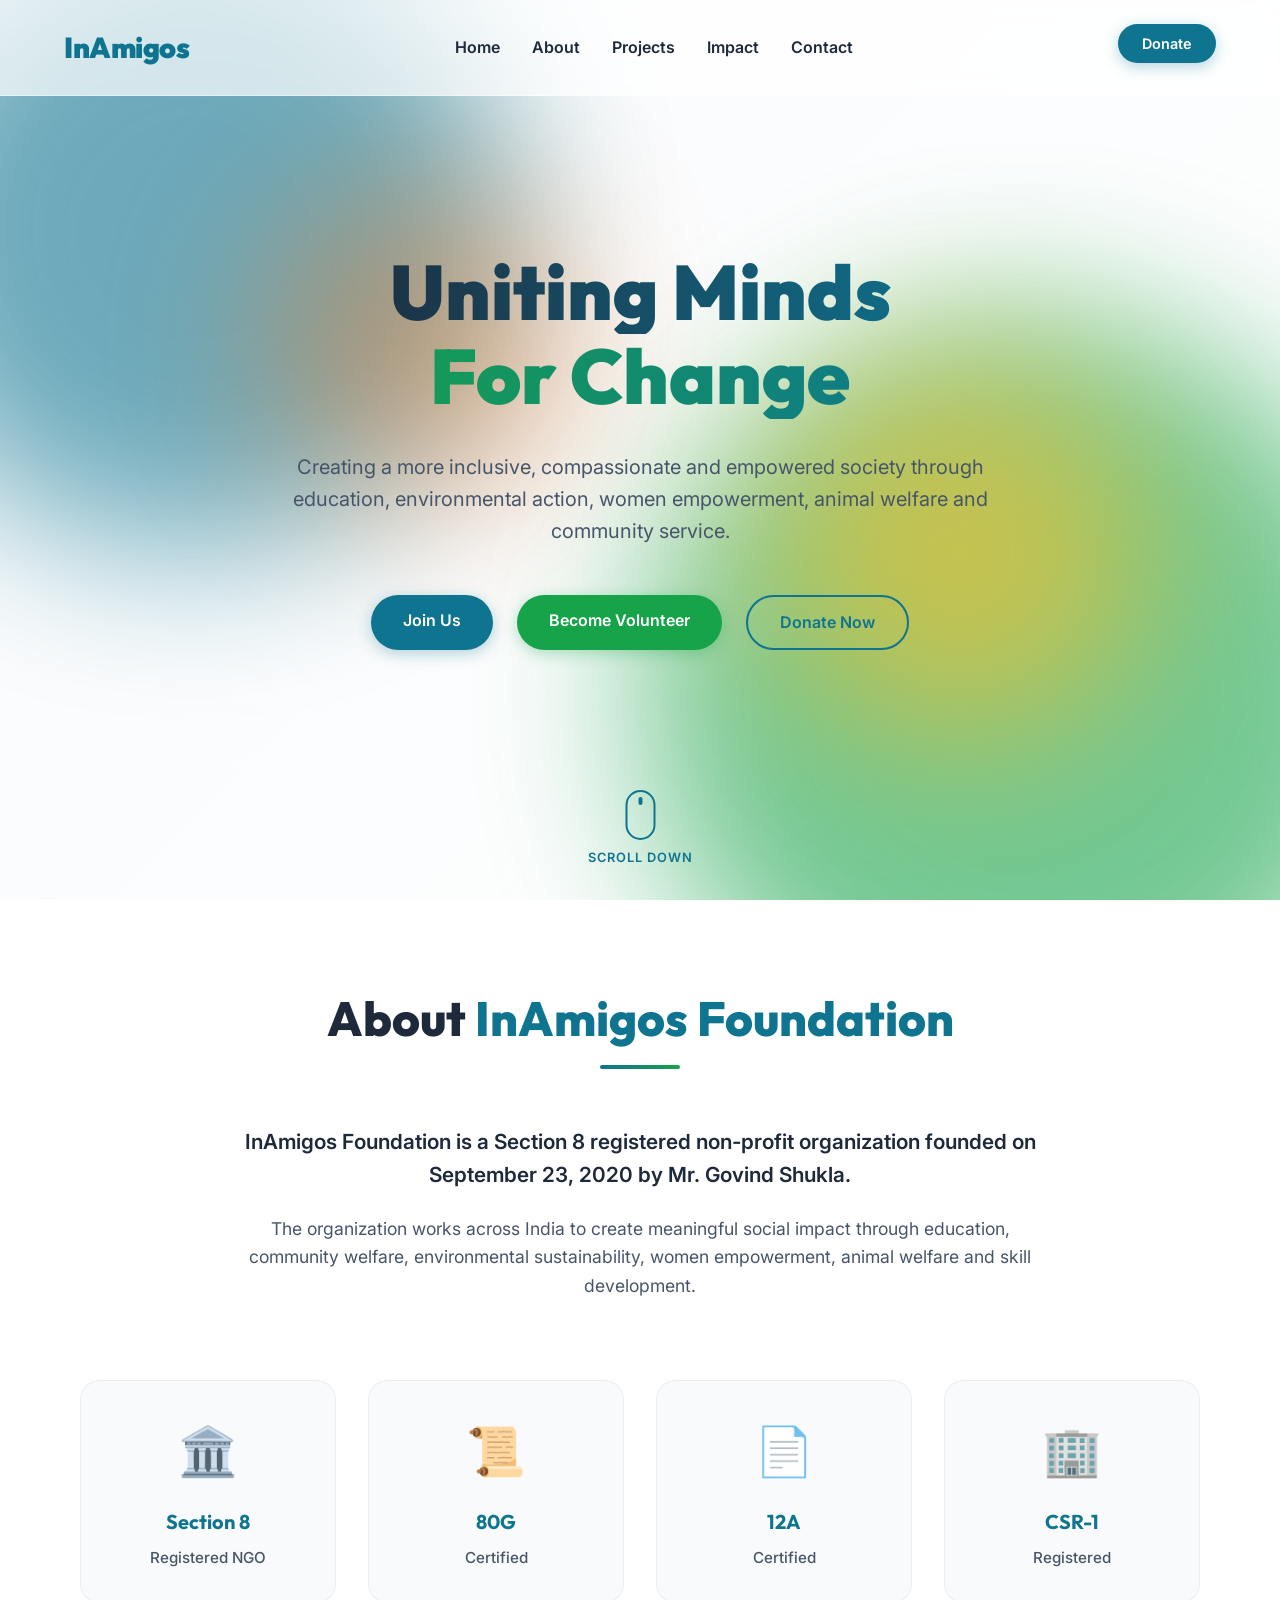
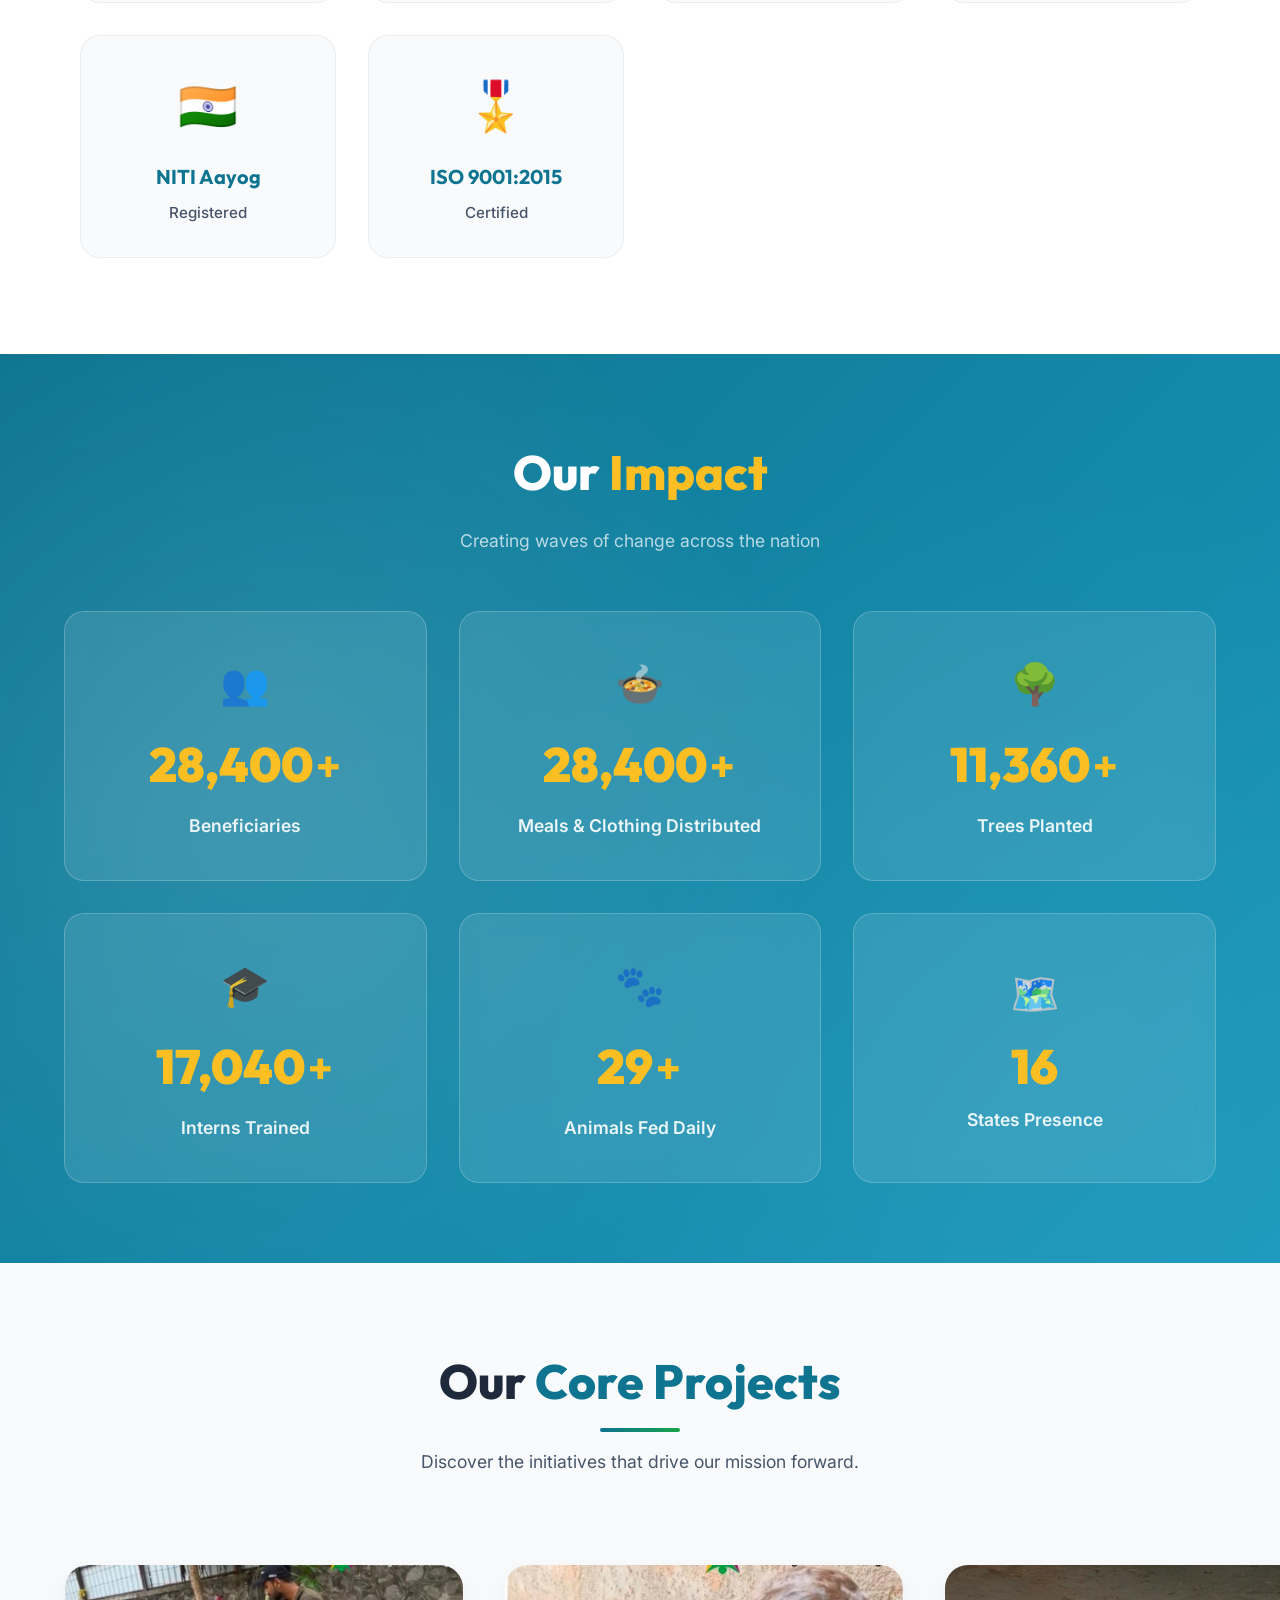
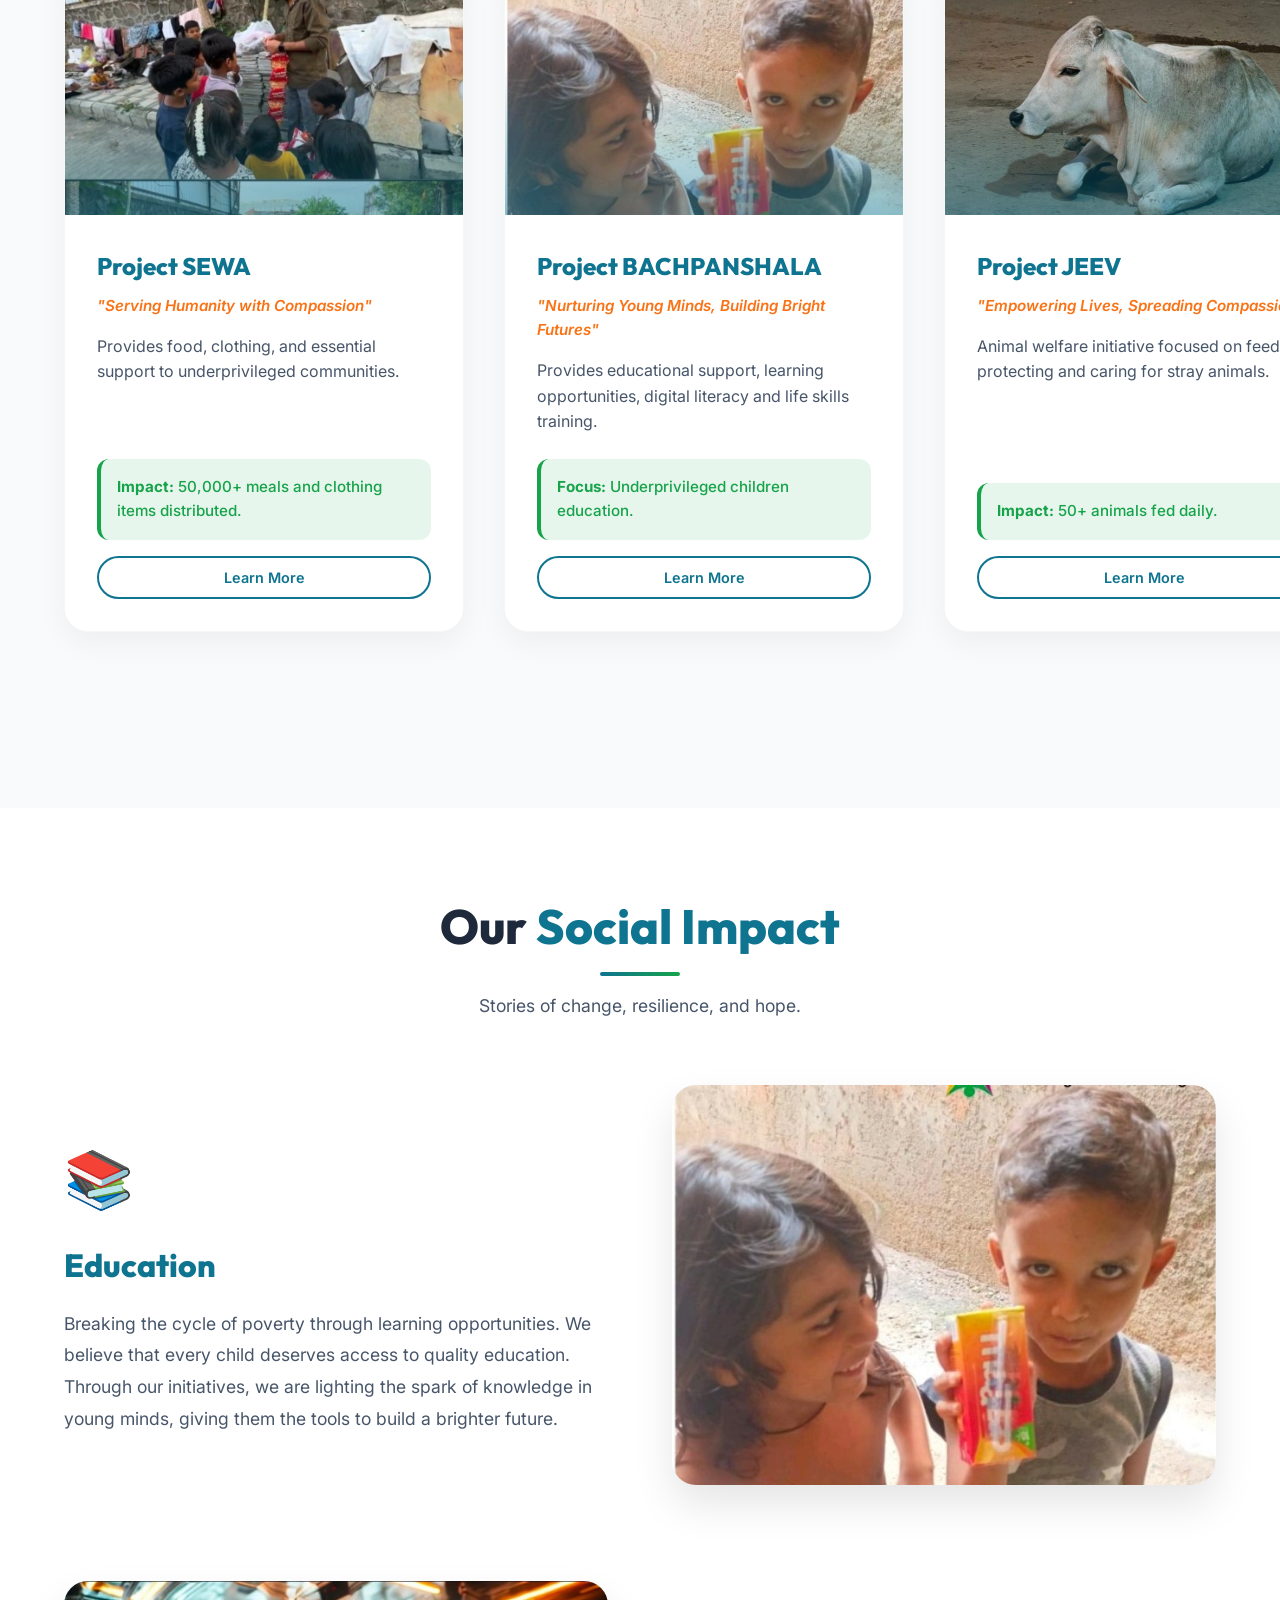
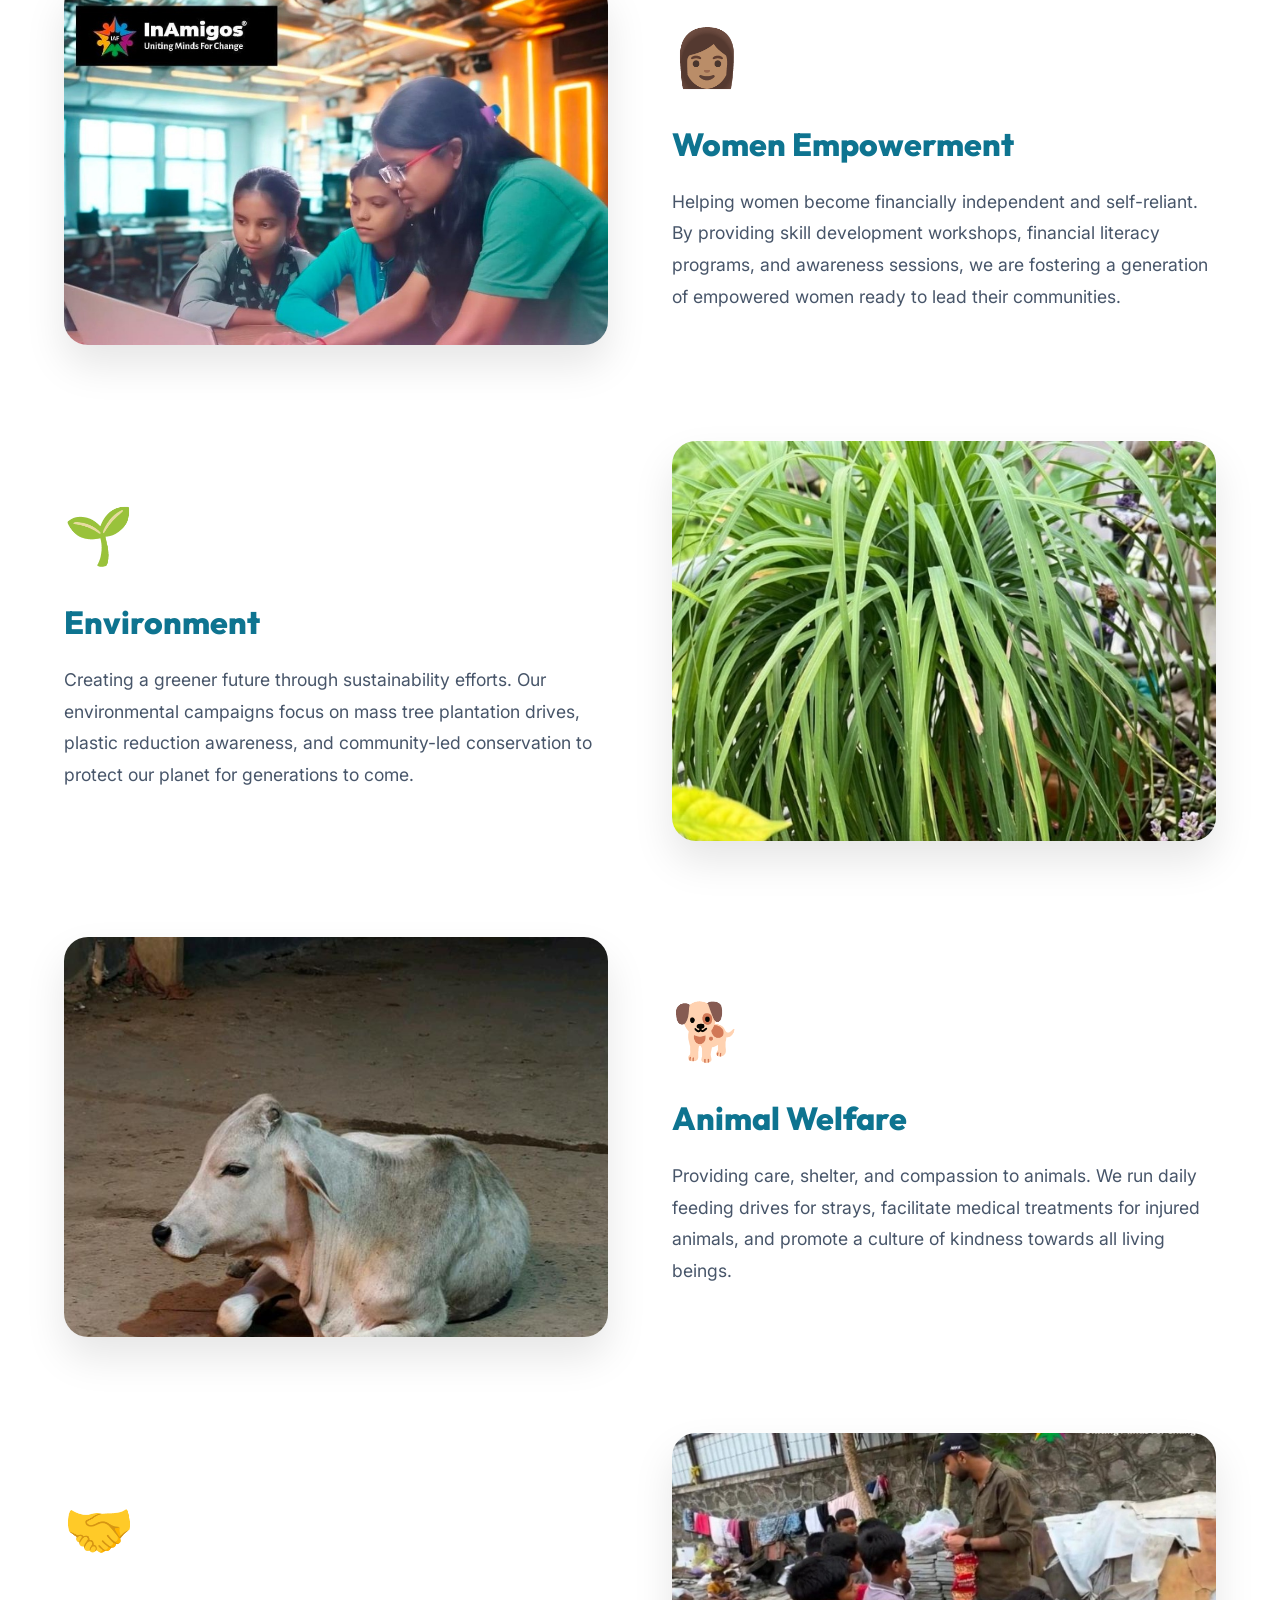
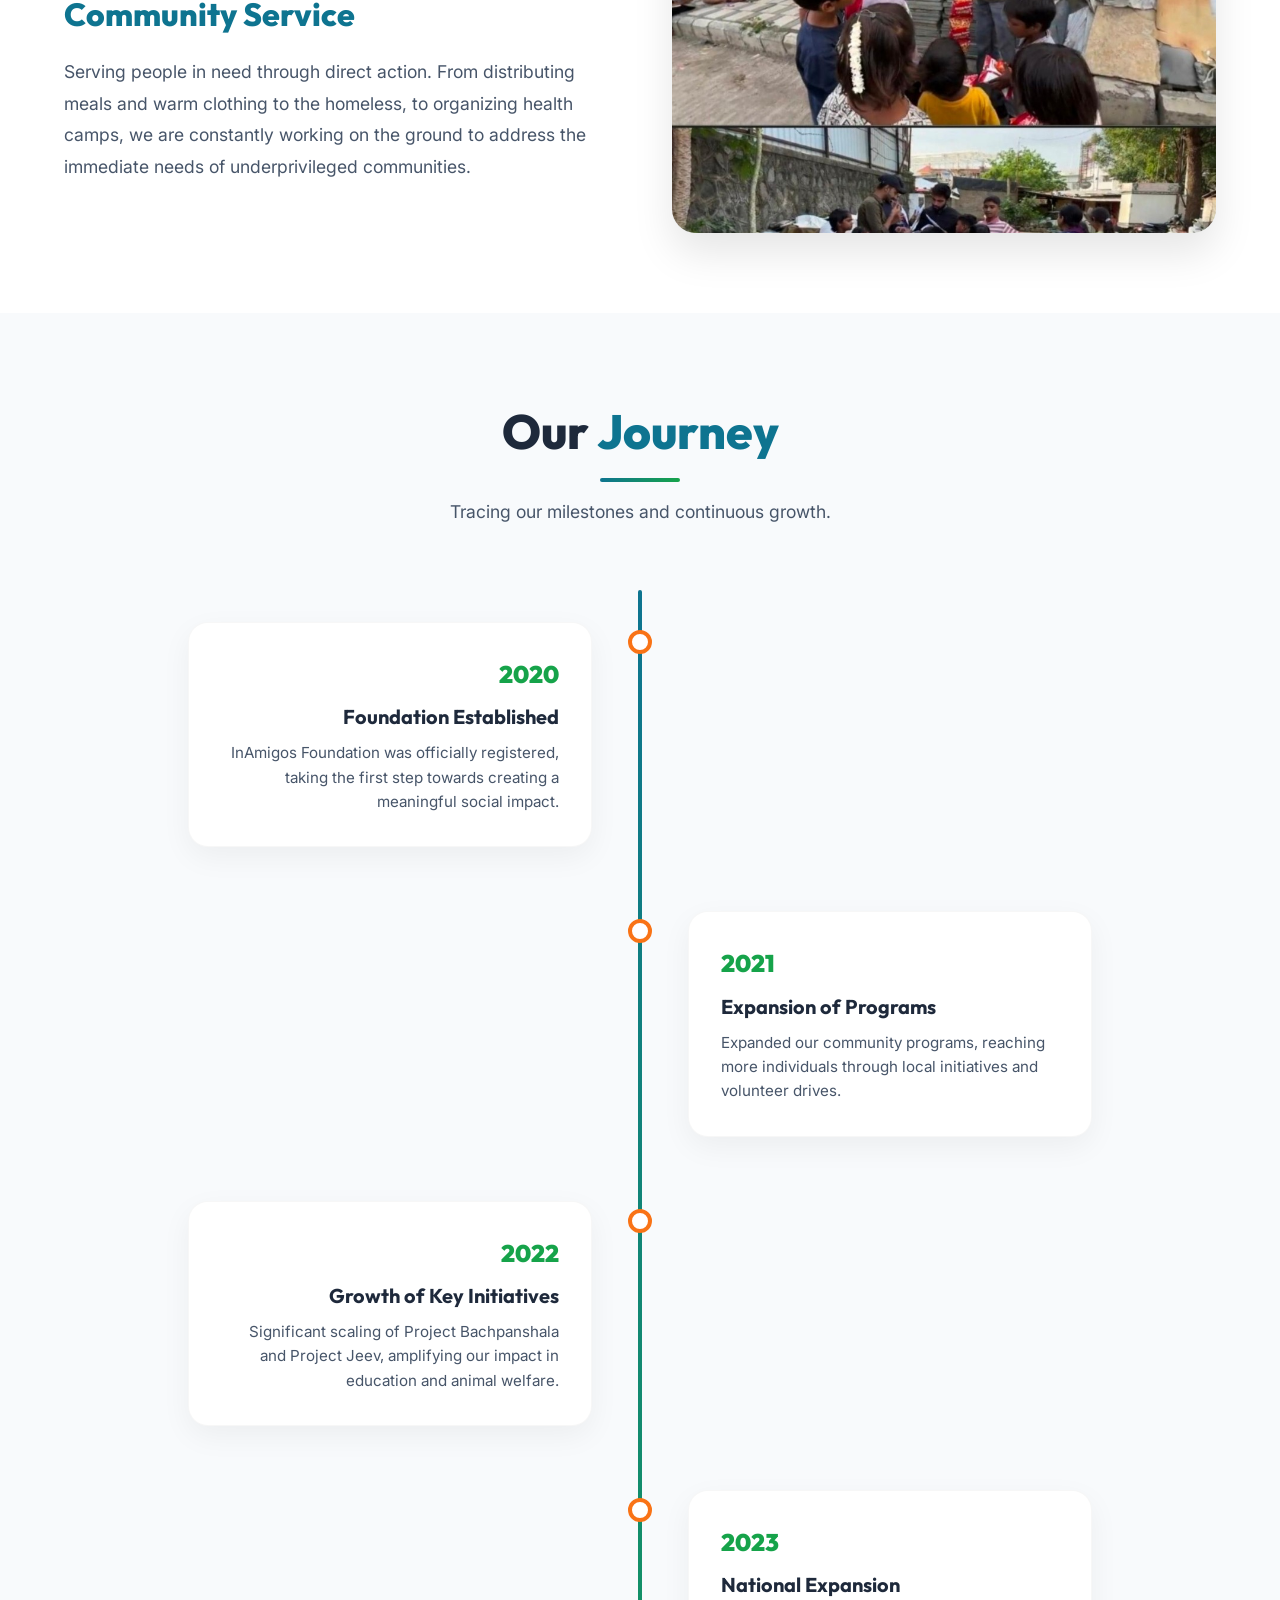
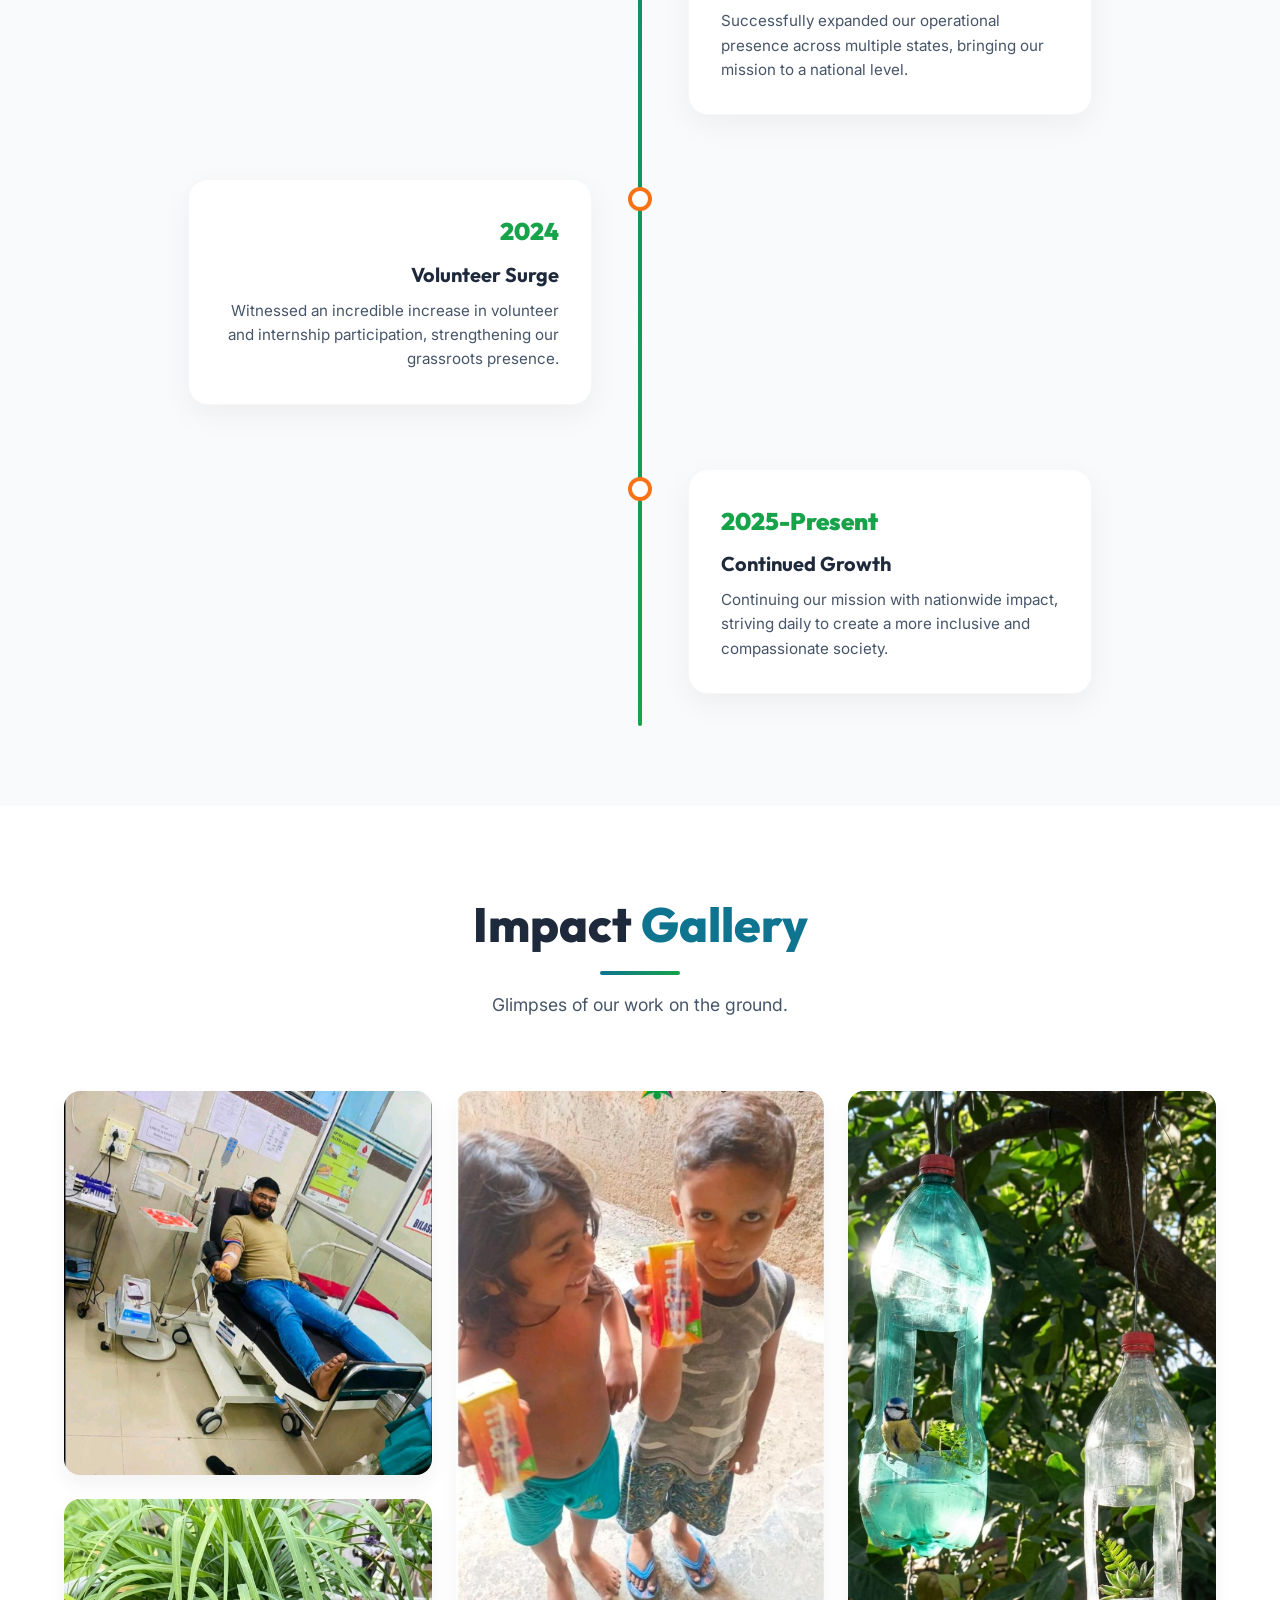
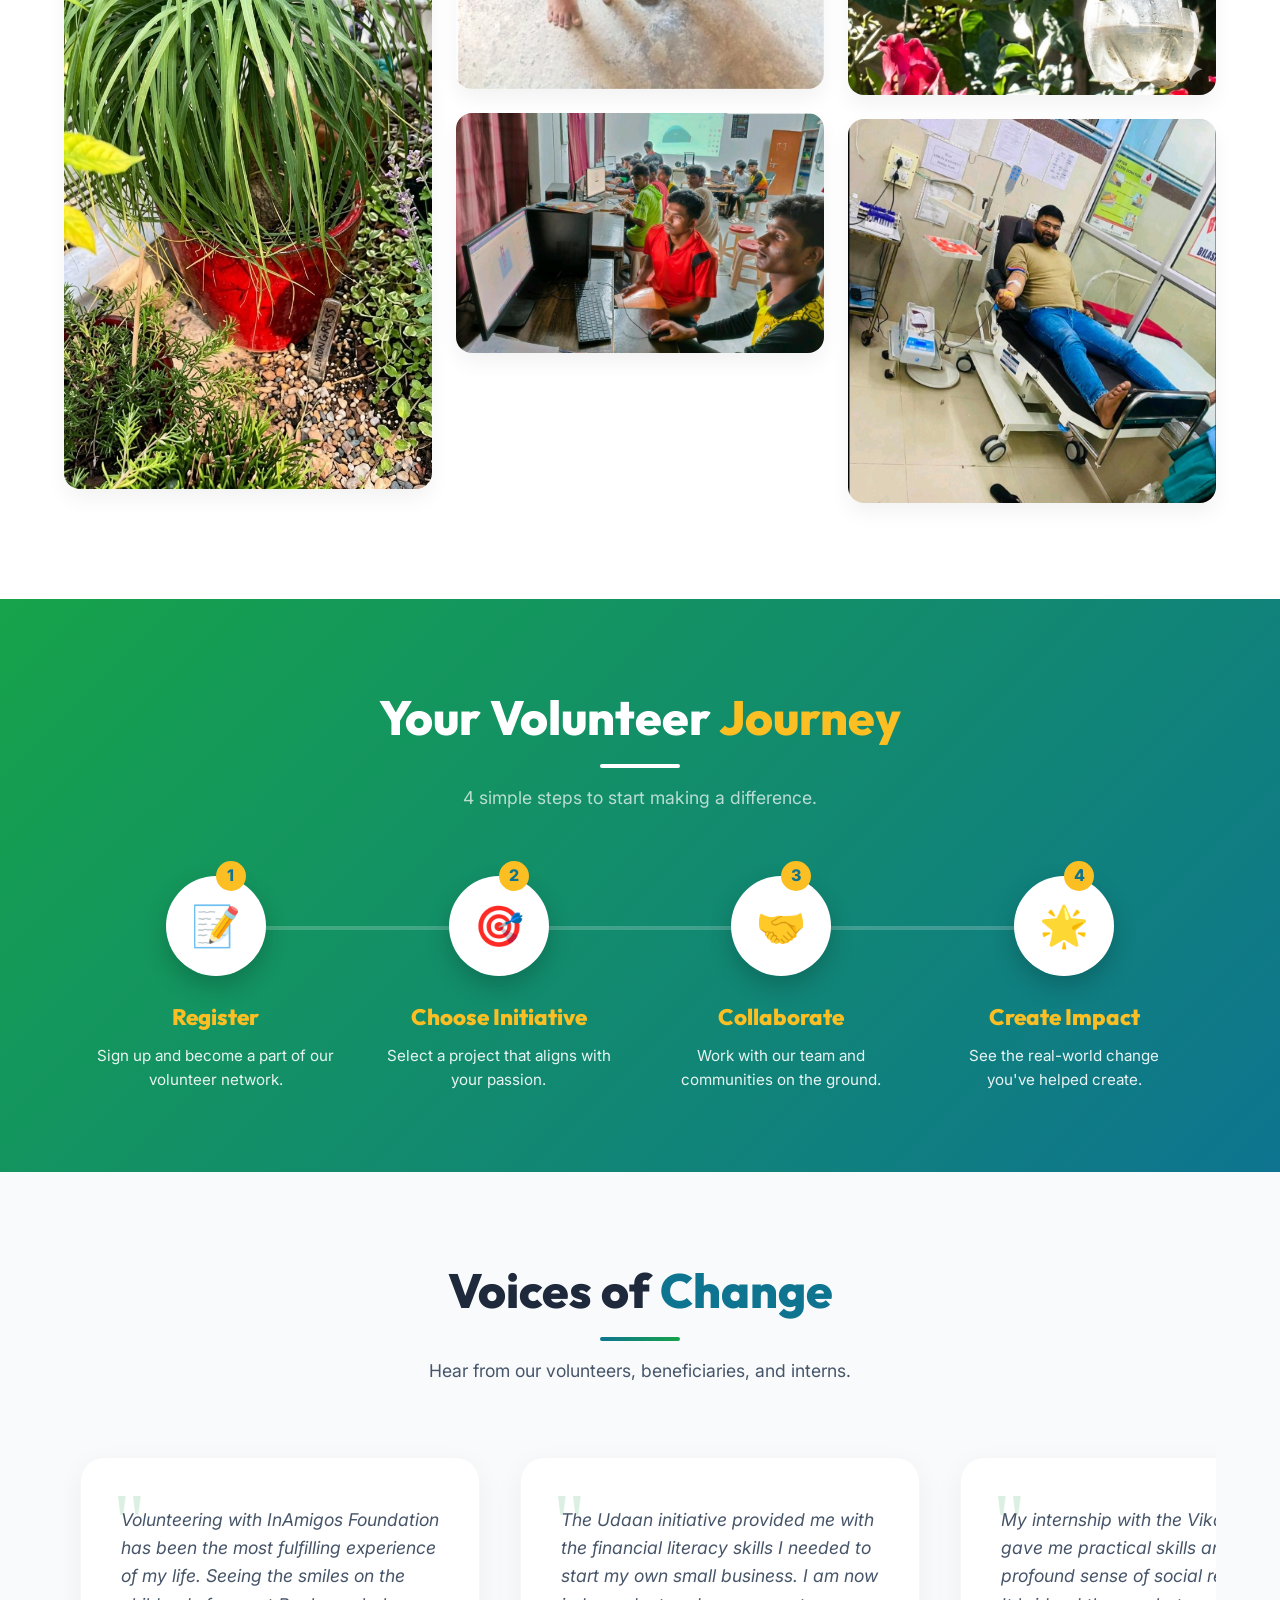
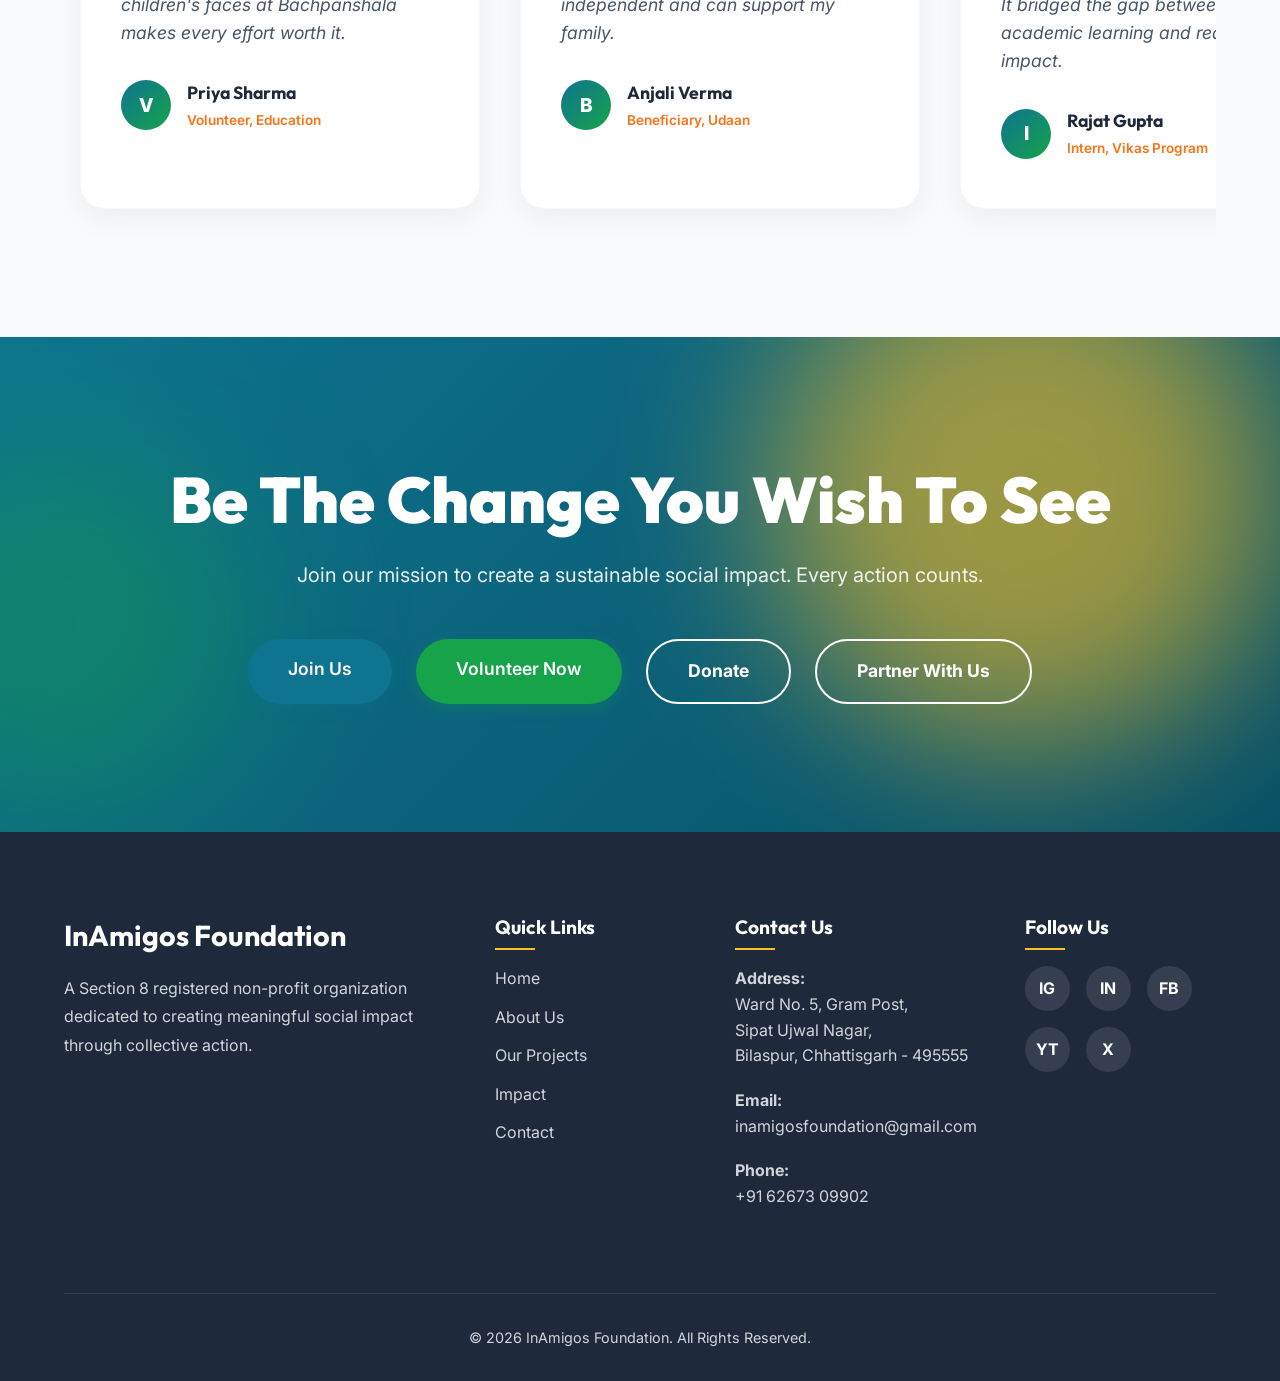
<file: index.html>
<!DOCTYPE html>
<html lang="en">
<head>
    <meta charset="UTF-8">
    <meta name="viewport" content="width=device-width, initial-scale=1.0">
    <title>InAmigos Foundation | Uniting Minds For Change</title>
    <meta name="description" content="InAmigos Foundation - Creating a more inclusive, compassionate and empowered society.">
    <!-- Google Fonts for modern typography -->
    <link rel="preconnect" href="https://fonts.googleapis.com">
    <link rel="preconnect" href="https://fonts.gstatic.com" crossorigin>
    <link href="https://fonts.googleapis.com/css2?family=Inter:wght@300;400;600;700;800&family=Outfit:wght@400;700;900&display=swap" rel="stylesheet">
    <link rel="stylesheet" href="style.css">
</head>
<body>

    <!-- Header / Navigation (Glassmorphism) -->
    <header class="navbar">
        <div class="logo">
            <span class="logo-text">InAmigos</span>
        </div>
        <nav class="nav-links">
            <a href="#home">Home</a>
            <a href="#about">About</a>
            <a href="#projects">Projects</a>
            <a href="#impact">Impact</a>
            <a href="#contact">Contact</a>
        </nav>
        <div class="nav-actions">
            <a href="https://inamigosfoundation.org.in/" target="_blank" class="btn btn-primary btn-sm">Donate</a>
        </div>
    </header>

    <!-- Section 1: Hero Section -->
    <section id="home" class="hero-section">
        <!-- Abstract Animated Background -->
        <div class="hero-background">
            <div class="shape shape-1"></div>
            <div class="shape shape-2"></div>
            <div class="shape shape-3"></div>
            <div class="shape shape-4"></div>
        </div>
        
        <!-- Hero Content -->
        <div class="hero-content">
            <h1 class="hero-heading">
                <span class="reveal-text">Uniting Minds</span>
                <span class="reveal-text highlight">For Change</span>
            </h1>
            <p class="hero-subheading fade-in-up">
                Creating a more inclusive, compassionate and empowered society through education, environmental action, women empowerment, animal welfare and community service.
            </p>
            <div class="hero-buttons fade-in-up delay-1">
                <a href="https://inamigosfoundation.org.in/" target="_blank" class="btn btn-primary">Join Us</a>
                <a href="https://inamigosfoundation.org.in/volunteer" target="_blank" class="btn btn-secondary">Become Volunteer</a>
                <a href="https://inamigosfoundation.org.in/" target="_blank" class="btn btn-outline">Donate Now</a>
            </div>
        </div>

        <!-- Scroll Indicator -->
        <div class="scroll-indicator">
            <div class="mouse">
                <div class="wheel"></div>
            </div>
            <span class="scroll-text">Scroll Down</span>
        </div>
    </section>

    <!-- Section 2: About Us -->
    <section id="about" class="about-section section-padding">
        <div class="container">
            <div class="section-header text-center slide-up-element">
                <h2 class="section-title">About <span class="highlight-text">InAmigos Foundation</span></h2>
                <div class="title-underline"></div>
            </div>
            
            <div class="about-content slide-up-element delay-1">
                <p class="lead-text">
                    InAmigos Foundation is a Section 8 registered non-profit organization founded on September 23, 2020 by Mr. Govind Shukla.
                </p>
                <p>
                    The organization works across India to create meaningful social impact through education, community welfare, environmental sustainability, women empowerment, animal welfare and skill development.
                </p>
            </div>

            <div class="certifications-grid">
                <div class="cert-card slide-left-element">
                    <div class="cert-icon">🏛️</div>
                    <h3>Section 8</h3>
                    <p>Registered NGO</p>
                </div>
                <div class="cert-card slide-up-element">
                    <div class="cert-icon">📜</div>
                    <h3>80G</h3>
                    <p>Certified</p>
                </div>
                <div class="cert-card slide-right-element">
                    <div class="cert-icon">📄</div>
                    <h3>12A</h3>
                    <p>Certified</p>
                </div>
                <div class="cert-card slide-left-element delay-1">
                    <div class="cert-icon">🏢</div>
                    <h3>CSR-1</h3>
                    <p>Registered</p>
                </div>
                <div class="cert-card slide-up-element delay-1">
                    <div class="cert-icon">🇮🇳</div>
                    <h3>NITI Aayog</h3>
                    <p>Registered</p>
                </div>
                <div class="cert-card slide-right-element delay-1">
                    <div class="cert-icon">🎖️</div>
                    <h3>ISO 9001:2015</h3>
                    <p>Certified</p>
                </div>
            </div>
        </div>
    </section>

    <!-- Section 3: Impact Statistics -->
    <section id="impact" class="impact-section section-padding">
        <div class="impact-bg-overlay"></div>
        <div class="container relative-z">
            <div class="section-header text-center text-white slide-up-element">
                <h2 class="section-title text-white">Our <span class="highlight-text-light">Impact</span></h2>
                <p class="subtitle">Creating waves of change across the nation</p>
            </div>
            
            <div class="stats-grid">
                <div class="stat-card pop-in-element">
                    <div class="stat-icon">👥</div>
                    <div class="stat-number-wrapper">
                        <div class="stat-number" data-target="50000">0</div>
                        <div class="stat-plus">+</div>
                    </div>
                    <div class="stat-label">Beneficiaries</div>
                </div>
                <div class="stat-card pop-in-element delay-1">
                    <div class="stat-icon">🍲</div>
                    <div class="stat-number-wrapper">
                        <div class="stat-number" data-target="50000">0</div>
                        <div class="stat-plus">+</div>
                    </div>
                    <div class="stat-label">Meals & Clothing Distributed</div>
                </div>
                <div class="stat-card pop-in-element delay-2">
                    <div class="stat-icon">🌳</div>
                    <div class="stat-number-wrapper">
                        <div class="stat-number" data-target="20000">0</div>
                        <div class="stat-plus">+</div>
                    </div>
                    <div class="stat-label">Trees Planted</div>
                </div>
                <div class="stat-card pop-in-element">
                    <div class="stat-icon">🎓</div>
                    <div class="stat-number-wrapper">
                        <div class="stat-number" data-target="30000">0</div>
                        <div class="stat-plus">+</div>
                    </div>
                    <div class="stat-label">Interns Trained</div>
                </div>
                <div class="stat-card pop-in-element delay-1">
                    <div class="stat-icon">🐾</div>
                    <div class="stat-number-wrapper">
                        <div class="stat-number" data-target="50">0</div>
                        <div class="stat-plus">+</div>
                    </div>
                    <div class="stat-label">Animals Fed Daily</div>
                </div>
                <div class="stat-card pop-in-element delay-2">
                    <div class="stat-icon">🗺️</div>
                    <div class="stat-number-wrapper">
                        <div class="stat-number" data-target="28">0</div>
                    </div>
                    <div class="stat-label">States Presence</div>
                </div>
            </div>
        </div>
    </section>

    <!-- Section 4: Projects Showcase -->
    <section id="projects" class="projects-section section-padding">
        <div class="container">
            <div class="section-header text-center slide-up-element">
                <h2 class="section-title">Our <span class="highlight-text">Core Projects</span></h2>
                <div class="title-underline"></div>
                <p class="subtitle" style="color: var(--text-muted)">Discover the initiatives that drive our mission forward.</p>
            </div>
        </div>

        <div class="projects-carousel-container slide-up-element delay-1">
            <div class="projects-track">
                
                <!-- Project SEWA -->
                <div class="project-card">
                    <div class="project-image">
                        <img src="images/community.jpg" alt="Project SEWA" style="object-position: top;">
                        <div class="project-overlay"></div>
                    </div>
                    <div class="project-content">
                        <h3 class="project-title">Project SEWA</h3>
                        <p class="project-tagline">"Serving Humanity with Compassion"</p>
                        <p class="project-desc">Provides food, clothing, and essential support to underprivileged communities.</p>
                        <div class="project-impact">
                            <strong>Impact:</strong> 50,000+ meals and clothing items distributed.
                        </div>
                        <a href="https://inamigosfoundation.org.in/about-us" target="_blank" class="btn btn-outline btn-sm mt-3">Learn More</a>
                    </div>
                </div>

                <!-- Project BACHPANSHALA -->
                <div class="project-card">
                    <div class="project-image">
                        <img src="images/bachpanshala.jpg" alt="Project BACHPANSHALA" style="object-position: top;">
                        <div class="project-overlay"></div>
                    </div>
                    <div class="project-content">
                        <h3 class="project-title">Project BACHPANSHALA</h3>
                        <p class="project-tagline">"Nurturing Young Minds, Building Bright Futures"</p>
                        <p class="project-desc">Provides educational support, learning opportunities, digital literacy and life skills training.</p>
                        <div class="project-impact">
                            <strong>Focus:</strong> Underprivileged children education.
                        </div>
                        <a href="https://inamigosfoundation.org.in/about-us" target="_blank" class="btn btn-outline btn-sm mt-3">Learn More</a>
                    </div>
                </div>

                <!-- Project JEEV -->
                <div class="project-card">
                    <div class="project-image">
                        <img src="images/animal-welfare.jpg" alt="Project JEEV">
                        <div class="project-overlay"></div>
                    </div>
                    <div class="project-content">
                        <h3 class="project-title">Project JEEV</h3>
                        <p class="project-tagline">"Empowering Lives, Spreading Compassion"</p>
                        <p class="project-desc">Animal welfare initiative focused on feeding, protecting and caring for stray animals.</p>
                        <div class="project-impact">
                            <strong>Impact:</strong> 50+ animals fed daily.
                        </div>
                        <a href="https://inamigosfoundation.org.in/about-us" target="_blank" class="btn btn-outline btn-sm mt-3">Learn More</a>
                    </div>
                </div>

                <!-- Project UDAAN -->
                <div class="project-card">
                    <div class="project-image">
                        <img src="images/women-empowerment.jpg" alt="Project UDAAN">
                        <div class="project-overlay"></div>
                    </div>
                    <div class="project-content">
                        <h3 class="project-title">Project UDAAN</h3>
                        <p class="project-tagline">"Soaring Towards a Brighter Future"</p>
                        <p class="project-desc">Women empowerment initiative promoting skill development and financial independence.</p>
                        <div class="project-impact">
                            <strong>Focus:</strong> Awareness & Menstrual hygiene.
                        </div>
                        <a href="https://inamigosfoundation.org.in/about-us" target="_blank" class="btn btn-outline btn-sm mt-3">Learn More</a>
                    </div>
                </div>

                <!-- Project PRAKRITI -->
                <div class="project-card">
                    <div class="project-image">
                        <img src="images/prakriti.jpg" alt="Project PRAKRITI" style="object-position: bottom;">
                        <div class="project-overlay"></div>
                    </div>
                    <div class="project-content">
                        <h3 class="project-title">Project PRAKRITI</h3>
                        <p class="project-tagline">"Plant For A Better Tomorrow"</p>
                        <p class="project-desc">Environmental conservation initiative through tree plantation and sustainability campaigns.</p>
                        <div class="project-impact">
                            <strong>Impact:</strong> 20,000+ saplings planted.
                        </div>
                        <a href="https://inamigosfoundation.org.in/about-us" target="_blank" class="btn btn-outline btn-sm mt-3">Learn More</a>
                    </div>
                </div>


            </div>
        </div>
    </section>

    <!-- Section 5: Social Impact Storytelling -->
    <section id="impact-stories" class="impact-stories-section section-padding">
        <div class="container">
            <div class="section-header text-center slide-up-element">
                <h2 class="section-title">Our <span class="highlight-text">Social Impact</span></h2>
                <div class="title-underline"></div>
                <p class="subtitle" style="color: var(--text-muted)">Stories of change, resilience, and hope.</p>
            </div>

            <div class="story-container">
                <!-- Story 1 (Image Right) -->
                <div class="story-row">
                    <div class="story-content slide-right-element">
                        <div class="story-icon">📚</div>
                        <h3 class="story-title">Education</h3>
                        <p class="story-text">Breaking the cycle of poverty through learning opportunities. We believe that every child deserves access to quality education. Through our initiatives, we are lighting the spark of knowledge in young minds, giving them the tools to build a brighter future.</p>
                    </div>
                    <div class="story-image-wrap slide-left-element delay-1">
                        <img src="images/bachpanshala.jpg" alt="Education Impact" style="object-position: top;">
                    </div>
                </div>

                <!-- Story 2 (Image Left) -->
                <div class="story-row reverse">
                    <div class="story-content slide-left-element delay-1">
                        <div class="story-icon">👩🏽</div>
                        <h3 class="story-title">Women Empowerment</h3>
                        <p class="story-text">Helping women become financially independent and self-reliant. By providing skill development workshops, financial literacy programs, and awareness sessions, we are fostering a generation of empowered women ready to lead their communities.</p>
                    </div>
                    <div class="story-image-wrap slide-right-element">
                        <img src="images/women-empowerment.jpg" alt="Women Empowerment">
                    </div>
                </div>

                <!-- Story 3 (Image Right) -->
                <div class="story-row">
                    <div class="story-content slide-right-element">
                        <div class="story-icon">🌱</div>
                        <h3 class="story-title">Environment</h3>
                        <p class="story-text">Creating a greener future through sustainability efforts. Our environmental campaigns focus on mass tree plantation drives, plastic reduction awareness, and community-led conservation to protect our planet for generations to come.</p>
                    </div>
                    <div class="story-image-wrap slide-left-element delay-1">
                        <img src="images/prakriti.jpg" alt="Environmental Impact" style="object-position: bottom;">
                    </div>
                </div>

                <!-- Story 4 (Image Left) -->
                <div class="story-row reverse">
                    <div class="story-content slide-left-element delay-1">
                        <div class="story-icon">🐕</div>
                        <h3 class="story-title">Animal Welfare</h3>
                        <p class="story-text">Providing care, shelter, and compassion to animals. We run daily feeding drives for strays, facilitate medical treatments for injured animals, and promote a culture of kindness towards all living beings.</p>
                    </div>
                    <div class="story-image-wrap slide-right-element">
                        <img src="images/animal-welfare.jpg" alt="Animal Welfare">
                    </div>
                </div>

                <!-- Story 5 (Image Right) -->
                <div class="story-row">
                    <div class="story-content slide-right-element">
                        <div class="story-icon">🤝</div>
                        <h3 class="story-title">Community Service</h3>
                        <p class="story-text">Serving people in need through direct action. From distributing meals and warm clothing to the homeless, to organizing health camps, we are constantly working on the ground to address the immediate needs of underprivileged communities.</p>
                    </div>
                    <div class="story-image-wrap slide-left-element delay-1">
                        <img src="images/community.jpg" alt="Community Service" style="object-position: top;">
                    </div>
                </div>
            </div>
        </div>
    </section>

    <!-- Section 6: Timeline Section -->
    <section id="timeline" class="timeline-section section-padding">
        <div class="container">
            <div class="section-header text-center slide-up-element">
                <h2 class="section-title">Our <span class="highlight-text">Journey</span></h2>
                <div class="title-underline"></div>
                <p class="subtitle" style="color: var(--text-muted)">Tracing our milestones and continuous growth.</p>
            </div>

            <div class="timeline-container">
                <div class="timeline-line"></div>
                
                <div class="timeline-item left slide-right-element">
                    <div class="timeline-dot"></div>
                    <div class="timeline-content">
                        <div class="timeline-year">2020</div>
                        <h4 class="timeline-title">Foundation Established</h4>
                        <p>InAmigos Foundation was officially registered, taking the first step towards creating a meaningful social impact.</p>
                    </div>
                </div>

                <div class="timeline-item right slide-left-element">
                    <div class="timeline-dot"></div>
                    <div class="timeline-content">
                        <div class="timeline-year">2021</div>
                        <h4 class="timeline-title">Expansion of Programs</h4>
                        <p>Expanded our community programs, reaching more individuals through local initiatives and volunteer drives.</p>
                    </div>
                </div>

                <div class="timeline-item left slide-right-element">
                    <div class="timeline-dot"></div>
                    <div class="timeline-content">
                        <div class="timeline-year">2022</div>
                        <h4 class="timeline-title">Growth of Key Initiatives</h4>
                        <p>Significant scaling of Project Bachpanshala and Project Jeev, amplifying our impact in education and animal welfare.</p>
                    </div>
                </div>

                <div class="timeline-item right slide-left-element">
                    <div class="timeline-dot"></div>
                    <div class="timeline-content">
                        <div class="timeline-year">2023</div>
                        <h4 class="timeline-title">National Expansion</h4>
                        <p>Successfully expanded our operational presence across multiple states, bringing our mission to a national level.</p>
                    </div>
                </div>

                <div class="timeline-item left slide-right-element">
                    <div class="timeline-dot"></div>
                    <div class="timeline-content">
                        <div class="timeline-year">2024</div>
                        <h4 class="timeline-title">Volunteer Surge</h4>
                        <p>Witnessed an incredible increase in volunteer and internship participation, strengthening our grassroots presence.</p>
                    </div>
                </div>

                <div class="timeline-item right slide-left-element">
                    <div class="timeline-dot"></div>
                    <div class="timeline-content">
                        <div class="timeline-year">2025-Present</div>
                        <h4 class="timeline-title">Continued Growth</h4>
                        <p>Continuing our mission with nationwide impact, striving daily to create a more inclusive and compassionate society.</p>
                    </div>
                </div>
            </div>
        </div>
    </section>

    <!-- Section 7: Gallery -->
    <section id="gallery" class="gallery-section section-padding">
        <div class="container">
            <div class="section-header text-center slide-up-element">
                <h2 class="section-title">Impact <span class="highlight-text">Gallery</span></h2>
                <div class="title-underline"></div>
                <p class="subtitle" style="color: var(--text-muted)">Glimpses of our work on the ground.</p>
            </div>

            <div class="masonry-gallery slide-up-element delay-1">
                <div class="gallery-item">
                    <img src="images/SEWA.jpg" alt="Community Outreach">
                    <div class="gallery-overlay"><span>Community Outreach</span></div>
                </div>
                <div class="gallery-item tall">
                    <img src="images/prakriti.jpg" alt="Plantation Drives" style="object-position: bottom;">
                    <div class="gallery-overlay"><span>Plantation Drives</span></div>
                </div>
                <div class="gallery-item">
                    <img src="images/bachpanshala.jpg" alt="Education Programs" style="object-position: top;">
                    <div class="gallery-overlay"><span>Education Programs</span></div>
                </div>
                <div class="gallery-item tall">
                    <img src="images/udaan.jpg" alt="Women's Empowerment">
                    <div class="gallery-overlay"><span>Women's Empowerment</span></div>
                </div>
                <div class="gallery-item">
                    <img src="images/jeev.jpg" alt="Animal Welfare">
                    <div class="gallery-overlay"><span>Animal Welfare</span></div>
                </div>
                <div class="gallery-item">
                    <img src="images/SEWA.jpg" alt="Volunteer Activities">
                    <div class="gallery-overlay"><span>Volunteer Activities</span></div>
                </div>
            </div>
        </div>
    </section>

    <!-- Section 8: Volunteer Journey -->
    <section id="volunteer-journey" class="journey-section section-padding">
        <div class="container">
            <div class="section-header text-center text-white slide-up-element">
                <h2 class="section-title text-white">Your Volunteer <span class="highlight-text-light">Journey</span></h2>
                <div class="title-underline" style="background: white;"></div>
                <p class="subtitle">4 simple steps to start making a difference.</p>
            </div>

            <div class="journey-steps slide-up-element delay-1">
                <div class="journey-line"></div>
                
                <div class="journey-step">
                    <div class="step-number">1</div>
                    <div class="step-icon">📝</div>
                    <h3 class="step-title">Register</h3>
                    <p>Sign up and become a part of our volunteer network.</p>
                </div>
                
                <div class="journey-step">
                    <div class="step-number">2</div>
                    <div class="step-icon">🎯</div>
                    <h3 class="step-title">Choose Initiative</h3>
                    <p>Select a project that aligns with your passion.</p>
                </div>
                
                <div class="journey-step">
                    <div class="step-number">3</div>
                    <div class="step-icon">🤝</div>
                    <h3 class="step-title">Collaborate</h3>
                    <p>Work with our team and communities on the ground.</p>
                </div>
                
                <div class="journey-step">
                    <div class="step-number">4</div>
                    <div class="step-icon">🌟</div>
                    <h3 class="step-title">Create Impact</h3>
                    <p>See the real-world change you've helped create.</p>
                </div>
            </div>
        </div>
    </section>

    <!-- Section 9: Testimonials -->
    <section id="testimonials" class="testimonials-section section-padding">
        <div class="container">
            <div class="section-header text-center slide-up-element">
                <h2 class="section-title">Voices of <span class="highlight-text">Change</span></h2>
                <div class="title-underline"></div>
                <p class="subtitle" style="color: var(--text-muted)">Hear from our volunteers, beneficiaries, and interns.</p>
            </div>

            <div class="testimonials-slider slide-up-element delay-1">
                <div class="testimonial-track">
                    
                    <!-- Testimonial 1 -->
                    <div class="testimonial-card">
                        <div class="quote-icon">"</div>
                        <p class="testimonial-text">Volunteering with InAmigos Foundation has been the most fulfilling experience of my life. Seeing the smiles on the children's faces at Bachpanshala makes every effort worth it.</p>
                        <div class="testimonial-author">
                            <div class="author-avatar">V</div>
                            <div class="author-info">
                                <h4>Priya Sharma</h4>
                                <p>Volunteer, Education</p>
                            </div>
                        </div>
                    </div>

                    <!-- Testimonial 2 -->
                    <div class="testimonial-card">
                        <div class="quote-icon">"</div>
                        <p class="testimonial-text">The Udaan initiative provided me with the financial literacy skills I needed to start my own small business. I am now independent and can support my family.</p>
                        <div class="testimonial-author">
                            <div class="author-avatar">B</div>
                            <div class="author-info">
                                <h4>Anjali Verma</h4>
                                <p>Beneficiary, Udaan</p>
                            </div>
                        </div>
                    </div>

                    <!-- Testimonial 3 -->
                    <div class="testimonial-card">
                        <div class="quote-icon">"</div>
                        <p class="testimonial-text">My internship with the Vikas program gave me practical skills and a profound sense of social responsibility. It bridged the gap between my academic learning and real-world impact.</p>
                        <div class="testimonial-author">
                            <div class="author-avatar">I</div>
                            <div class="author-info">
                                <h4>Rajat Gupta</h4>
                                <p>Intern, Vikas Program</p>
                            </div>
                        </div>
                    </div>

                </div>
            </div>
        </div>
    </section>

    <!-- Section 10: Call to Action -->
    <section id="cta" class="cta-section section-padding">
        <div class="cta-background">
            <div class="shape shape-3" style="width: 40vw; height: 40vw; top: -20%; right: -10%;"></div>
            <div class="shape shape-4" style="width: 30vw; height: 30vw; bottom: -10%; left: -10%; background: var(--primary-green);"></div>
        </div>
        <div class="container relative-z">
            <div class="cta-content text-center slide-up-element">
                <h2 class="cta-heading text-white">Be The Change You Wish To See</h2>
                <p class="cta-subheading text-white">Join our mission to create a sustainable social impact. Every action counts.</p>
                
                <div class="cta-buttons">
                    <a href="https://inamigosfoundation.org.in/" target="_blank" class="btn btn-primary cta-btn">Join Us</a>
                    <a href="https://inamigosfoundation.org.in/volunteers" target="_blank" class="btn btn-secondary cta-btn">Volunteer Now</a>
                    <a href="https://inamigosfoundation.org.in/" target="_blank" class="btn btn-outline-light cta-btn">Donate</a>
                    <a href="https://inamigosfoundation.org.in/" target="_blank" class="btn btn-outline-light cta-btn">Partner With Us</a>
                </div>
            </div>
        </div>
    </section>

    <!-- Section 11: Footer -->
    <footer id="contact" class="footer">
        <div class="container">
            <div class="footer-grid">
                
                <!-- NGO Info -->
                <div class="footer-col">
                    <h3 class="footer-logo">InAmigos Foundation</h3>
                    <p class="footer-desc">A Section 8 registered non-profit organization dedicated to creating meaningful social impact through collective action.</p>
                </div>

                <!-- Quick Links -->
                <div class="footer-col">
                    <h4 class="footer-heading">Quick Links</h4>
                    <ul class="footer-links">
                        <li><a href="#home">Home</a></li>
                        <li><a href="#about">About Us</a></li>
                        <li><a href="#projects">Our Projects</a></li>
                        <li><a href="#impact">Impact</a></li>
                        <li><a href="#contact">Contact</a></li>
                    </ul>
                </div>

                <!-- Contact Info -->
                <div class="footer-col">
                    <h4 class="footer-heading">Contact Us</h4>
                    <ul class="footer-contact">
                        <li><strong>Address:</strong><br> Ward No. 5, Gram Post,<br> Sipat Ujwal Nagar,<br> Bilaspur, Chhattisgarh - 495555</li>
                        <li><strong>Email:</strong><br> <a href="mailto:inamigosfoundation@gmail.com">inamigosfoundation@gmail.com</a></li>
                        <li><strong>Phone:</strong><br> <a href="tel:+916267309902">+91 62673 09902</a></li>
                    </ul>
                </div>

                <!-- Social Links -->
                <div class="footer-col">
                    <h4 class="footer-heading">Follow Us</h4>
                    <div class="social-icons">
                        <a href="https://instagram.com/inamigos?utm_medium=copy_link" target="_blank" class="social-icon" aria-label="Instagram">IG</a>
                        <a href="https://www.linkedin.com/company/inamigos-foundation" target="_blank" class="social-icon" aria-label="LinkedIn">IN</a>
                        <a href="https://www.facebook.com/share/1CeyCkB3uL/" target="_blank" class="social-icon" aria-label="Facebook">FB</a>
                        <a href="https://youtube.com/@inamigosfoundation?si=lcyRib3x-bScUF5M" target="_blank" class="social-icon" aria-label="YouTube">YT</a>
                        <a href="https://twitter.com/InamigosF?s=08" target="_blank" class="social-icon" aria-label="Twitter">X</a>
                    </div>
                </div>

            </div>

            <div class="footer-bottom">
                <p>&copy; 2026 InAmigos Foundation. All Rights Reserved.</p>
            </div>
        </div>
    </footer>

    <script src="script.js"></script>
</body>
</html>
</file>
<file: style.css>
/* =========================================
   Color Palette & CSS Variables
========================================= */
:root {
    /* Primary Colors */
    --primary-blue: #0E7490;
    --primary-blue-light: #1898bc;
    --primary-green: #16A34A;
    --primary-green-light: #22c55e;
    
    /* Secondary Colors */
    --secondary-orange: #F97316;
    --secondary-yellow: #FBBF24;
    
    /* Background & Text Colors */
    --bg-light: #F8FAFC;
    --bg-white: #FFFFFF;
    --text-dark: #1E293B;
    --text-muted: #475569;
    
    /* Glassmorphism Styles */
    --glass-bg: rgba(255, 255, 255, 0.7);
    --glass-border: rgba(255, 255, 255, 0.4);
    --glass-shadow: 0 8px 32px 0 rgba(31, 38, 135, 0.1);
    
    /* Typography */
    --font-heading: 'Outfit', sans-serif;
    --font-body: 'Inter', sans-serif;
}

/* =========================================
   Reset & Base Styles
========================================= */
* {
    margin: 0;
    padding: 0;
    box-sizing: border-box;
}

html {
    scroll-behavior: smooth;
}

body {
    font-family: var(--font-body);
    color: var(--text-dark);
    background-color: var(--bg-light);
    line-height: 1.6;
    overflow-x: hidden;
}

/* Typography */
h1, h2, h3, h4, h5, h6 {
    font-family: var(--font-heading);
    color: var(--text-dark);
}

a {
    text-decoration: none;
    color: inherit;
    transition: all 0.3s ease;
}

/* =========================================
   Button Styles
========================================= */
.btn {
    display: inline-block;
    padding: 0.8rem 2rem;
    border-radius: 50px;
    font-weight: 600;
    font-size: 1rem;
    text-align: center;
    cursor: pointer;
    transition: all 0.3s cubic-bezier(0.25, 0.8, 0.25, 1);
    position: relative;
    overflow: hidden;
    z-index: 1;
}

/* Button Hover Glow & Swipe Effect */
.btn::before {
    content: '';
    position: absolute;
    top: 0;
    left: -100%;
    width: 100%;
    height: 100%;
    background: linear-gradient(90deg, transparent, rgba(255,255,255,0.2), transparent);
    transition: left 0.5s ease;
    z-index: -1;
}

.btn:hover::before {
    left: 100%;
}

.btn:hover {
    transform: translateY(-3px);
    box-shadow: 0 10px 20px rgba(0,0,0,0.1);
}

.btn-primary {
    background-color: var(--primary-blue);
    color: white;
    box-shadow: 0 4px 15px rgba(14, 116, 144, 0.3);
}

.btn-primary:hover {
    background-color: var(--primary-blue-light);
    box-shadow: 0 6px 20px rgba(14, 116, 144, 0.4);
    color: white;
}

.btn-secondary {
    background-color: var(--primary-green);
    color: white;
    box-shadow: 0 4px 15px rgba(22, 163, 74, 0.3);
}

.btn-secondary:hover {
    background-color: var(--primary-green-light);
    box-shadow: 0 6px 20px rgba(22, 163, 74, 0.4);
    color: white;
}

.btn-outline {
    background-color: transparent;
    border: 2px solid var(--primary-blue);
    color: var(--primary-blue);
}

.btn-outline:hover {
    background-color: var(--primary-blue);
    color: white;
}

.btn-sm {
    padding: 0.5rem 1.5rem;
    font-size: 0.9rem;
}

/* =========================================
   Navigation (Glassmorphism)
========================================= */
.navbar {
    position: fixed;
    top: 0;
    left: 0;
    width: 100%;
    padding: 1.5rem 5%;
    display: flex;
    justify-content: space-between;
    align-items: center;
    z-index: 100;
    background: var(--glass-bg);
    backdrop-filter: blur(10px);
    -webkit-backdrop-filter: blur(10px);
    border-bottom: 1px solid var(--glass-border);
    transition: all 0.3s ease;
}

.logo-text {
    font-family: var(--font-heading);
    font-size: 1.8rem;
    font-weight: 900;
    color: var(--primary-blue);
    letter-spacing: -0.5px;
}

.nav-links {
    display: flex;
    gap: 2rem;
}

.nav-links a {
    font-weight: 600;
    font-size: 1rem;
    color: var(--text-dark);
    position: relative;
}

.nav-links a::after {
    content: '';
    position: absolute;
    width: 0;
    height: 2px;
    bottom: -4px;
    left: 0;
    background-color: var(--secondary-orange);
    transition: width 0.3s ease;
}

.nav-links a:hover::after {
    width: 100%;
}

/* =========================================
   Section 1: Hero Section
========================================= */
.hero-section {
    position: relative;
    min-height: 100vh;
    display: flex;
    align-items: center;
    justify-content: center;
    padding: 0 5%;
    overflow: hidden;
    background: linear-gradient(135deg, var(--bg-light) 0%, var(--bg-white) 100%);
}

/* Floating Abstract Background Shapes */
.hero-background {
    position: absolute;
    top: 0;
    left: 0;
    width: 100%;
    height: 100%;
    z-index: 0;
    overflow: hidden;
}

.shape {
    position: absolute;
    filter: blur(80px);
    border-radius: 50%;
    opacity: 0.6;
    animation: float 20s infinite ease-in-out;
}

.shape-1 {
    top: -10%;
    left: -10%;
    width: 50vw;
    height: 50vw;
    background: var(--primary-blue);
    animation-delay: 0s;
}

.shape-2 {
    bottom: -20%;
    right: -10%;
    width: 60vw;
    height: 60vw;
    background: var(--primary-green);
    animation-delay: -5s;
}

.shape-3 {
    top: 40%;
    left: 60%;
    width: 30vw;
    height: 30vw;
    background: var(--secondary-yellow);
    animation-delay: -10s;
}

.shape-4 {
    top: 20%;
    left: 20%;
    width: 25vw;
    height: 25vw;
    background: var(--secondary-orange);
    animation-delay: -15s;
    opacity: 0.4;
}

@keyframes float {
    0%, 100% {
        transform: translate(0, 0) scale(1);
    }
    33% {
        transform: translate(5%, 10%) scale(1.1);
    }
    66% {
        transform: translate(-5%, 5%) scale(0.9);
    }
}

/* Hero Content Styling & Animations */
.hero-content {
    position: relative;
    z-index: 10;
    max-width: 800px;
    text-align: center;
    display: flex;
    flex-direction: column;
    gap: 2rem;
}

.hero-heading {
    font-size: clamp(3rem, 6vw, 5.5rem);
    line-height: 1.1;
    font-weight: 900;
    display: flex;
    flex-direction: column;
}

/* Animated Text Reveal */
.hero-heading .reveal-text {
    display: block;
    background: linear-gradient(90deg, var(--text-dark), var(--primary-blue));
    -webkit-background-clip: text;
    -webkit-text-fill-color: transparent;
    animation: revealUp 1s cubic-bezier(0.77, 0, 0.175, 1) forwards;
    opacity: 0;
    transform: translateY(100px);
}

.hero-heading .highlight {
    background: linear-gradient(90deg, var(--primary-green), var(--primary-blue));
    -webkit-background-clip: text;
    -webkit-text-fill-color: transparent;
    animation-delay: 0.2s;
}

.hero-subheading {
    font-size: clamp(1.1rem, 2vw, 1.25rem);
    color: var(--text-muted);
    max-width: 700px;
    margin: 0 auto;
    font-weight: 400;
}

.hero-buttons {
    display: flex;
    gap: 1.5rem;
    justify-content: center;
    flex-wrap: wrap;
    margin-top: 1rem;
}

/* Scroll Indicator */
.scroll-indicator {
    position: absolute;
    bottom: 2rem;
    left: 50%;
    transform: translateX(-50%);
    display: flex;
    flex-direction: column;
    align-items: center;
    gap: 0.5rem;
    z-index: 10;
    opacity: 0;
    animation: fadeIn 1s ease 1.5s forwards;
}

.mouse {
    width: 30px;
    height: 50px;
    border: 2px solid var(--primary-blue);
    border-radius: 20px;
    display: flex;
    justify-content: center;
    padding-top: 5px;
}

.wheel {
    width: 4px;
    height: 8px;
    background-color: var(--primary-blue);
    border-radius: 2px;
    animation: scroll 1.5s infinite;
}

.scroll-text {
    font-size: 0.8rem;
    font-weight: 600;
    color: var(--primary-blue);
    text-transform: uppercase;
    letter-spacing: 1px;
}

/* =========================================
   Utility Animation Classes
========================================= */
@keyframes revealUp {
    0% {
        opacity: 0;
        transform: translateY(50px);
    }
    100% {
        opacity: 1;
        transform: translateY(0);
    }
}

.fade-in-up {
    opacity: 0;
    transform: translateY(30px);
    animation: fadeInUp 1s ease forwards;
    animation-delay: 0.6s;
}

.delay-1 {
    animation-delay: 0.9s;
}

@keyframes fadeInUp {
    to {
        opacity: 1;
        transform: translateY(0);
    }
}

@keyframes fadeIn {
    to {
        opacity: 1;
    }
}

@keyframes scroll {
    0% {
        transform: translateY(0);
        opacity: 1;
    }
    100% {
        transform: translateY(15px);
        opacity: 0;
    }
}

/* =========================================
   Layout & Utilities
========================================= */
.container {
    max-width: 1200px;
    margin: 0 auto;
    padding: 0 1.5rem;
}

.section-padding {
    padding: 5rem 0;
}

.text-center {
    text-align: center;
}

.text-white {
    color: var(--bg-white) !important;
}

.relative-z {
    position: relative;
    z-index: 10;
}

.section-header {
    margin-bottom: 3.5rem;
}

.section-title {
    font-size: clamp(2rem, 4vw, 3rem);
    font-weight: 800;
    margin-bottom: 0.5rem;
}

.highlight-text {
    color: var(--primary-blue);
}

.highlight-text-light {
    color: var(--secondary-yellow);
}

.title-underline {
    width: 80px;
    height: 4px;
    background: linear-gradient(90deg, var(--primary-blue), var(--primary-green));
    margin: 0 auto;
    border-radius: 2px;
}

.subtitle {
    font-size: 1.1rem;
    color: var(--glass-bg);
    margin-top: 1rem;
}

/* =========================================
   Section 2: About Us
========================================= */
.about-section {
    background-color: var(--bg-white);
    position: relative;
    overflow: hidden;
}

.about-content {
    max-width: 800px;
    margin: 0 auto 4rem auto;
    text-align: center;
    font-size: 1.1rem;
    color: var(--text-muted);
}

.about-content .lead-text {
    font-size: 1.3rem;
    font-weight: 600;
    color: var(--text-dark);
    margin-bottom: 1.5rem;
}

.certifications-grid {
    display: grid;
    grid-template-columns: repeat(auto-fit, minmax(250px, 1fr));
    gap: 2rem;
    padding: 1rem;
}

.cert-card {
    background: var(--bg-light);
    border-radius: 20px;
    padding: 2rem;
    text-align: center;
    transition: all 0.4s cubic-bezier(0.175, 0.885, 0.32, 1.275);
    border: 1px solid rgba(0,0,0,0.05);
    position: relative;
    overflow: hidden;
    z-index: 1;
}

.cert-card::before {
    content: '';
    position: absolute;
    top: 0;
    left: 0;
    width: 100%;
    height: 100%;
    background: linear-gradient(135deg, rgba(14,116,144,0.05), rgba(22,163,74,0.05));
    z-index: -1;
    opacity: 0;
    transition: opacity 0.4s ease;
}

.cert-card:hover {
    transform: translateY(-10px) scale(1.02);
    box-shadow: 0 20px 40px rgba(0,0,0,0.08);
    border-color: rgba(14,116,144,0.2);
}

.cert-card:hover::before {
    opacity: 1;
}

.cert-icon {
    font-size: 3rem;
    margin-bottom: 1rem;
    display: inline-block;
    transition: transform 0.4s ease;
}

.cert-card:hover .cert-icon {
    transform: scale(1.1) rotate(5deg);
}

.cert-card h3 {
    font-size: 1.25rem;
    font-weight: 700;
    color: var(--primary-blue);
    margin-bottom: 0.5rem;
}

.cert-card p {
    color: var(--text-muted);
    font-size: 0.95rem;
    font-weight: 500;
}

/* =========================================
   Section 3: Impact Statistics
========================================= */
.impact-section {
    background: linear-gradient(135deg, var(--primary-blue) 0%, var(--primary-blue-light) 100%);
    position: relative;
    color: white;
}

.impact-bg-overlay {
    position: absolute;
    top: 0;
    left: 0;
    width: 100%;
    height: 100%;
    background-image: radial-gradient(circle at 20% 50%, rgba(255,255,255,0.1) 0%, transparent 50%),
                      radial-gradient(circle at 80% 80%, rgba(255,255,255,0.05) 0%, transparent 50%);
    z-index: 1;
}

.stats-grid {
    display: grid;
    grid-template-columns: repeat(auto-fit, minmax(280px, 1fr));
    gap: 2rem;
    margin-top: 3rem;
}

.stat-card {
    background: rgba(255, 255, 255, 0.1);
    backdrop-filter: blur(10px);
    -webkit-backdrop-filter: blur(10px);
    border: 1px solid rgba(255, 255, 255, 0.2);
    border-radius: 20px;
    padding: 2.5rem 1.5rem;
    text-align: center;
    transition: transform 0.3s ease, background 0.3s ease;
    display: flex;
    flex-direction: column;
    align-items: center;
    justify-content: center;
}

.stat-card:hover {
    transform: translateY(-5px);
    background: rgba(255, 255, 255, 0.15);
}

.stat-icon {
    font-size: 2.5rem;
    margin-bottom: 1rem;
    opacity: 0.9;
}

.stat-number-wrapper {
    display: flex;
    align-items: center;
    justify-content: center;
    margin-bottom: 0.5rem;
}

.stat-number {
    font-size: 3rem;
    font-weight: 900;
    font-family: var(--font-heading);
    color: var(--secondary-yellow);
    line-height: 1;
    display: inline-block;
}

.stat-plus {
    font-size: 2.5rem;
    font-weight: 800;
    color: var(--secondary-yellow);
    margin-left: 2px;
    display: inline-block;
}

.stat-label {
    font-size: 1.1rem;
    font-weight: 600;
    color: rgba(255, 255, 255, 0.9);
    margin-top: 0.5rem;
}

/* =========================================
   Scroll Animations
========================================= */
.slide-up-element {
    opacity: 0;
    transform: translateY(50px);
    transition: opacity 0.8s ease, transform 0.8s cubic-bezier(0.175, 0.885, 0.32, 1.275);
}

.slide-left-element {
    opacity: 0;
    transform: translateX(-50px);
    transition: opacity 0.8s ease, transform 0.8s cubic-bezier(0.175, 0.885, 0.32, 1.275);
}

.slide-right-element {
    opacity: 0;
    transform: translateX(50px);
    transition: opacity 0.8s ease, transform 0.8s cubic-bezier(0.175, 0.885, 0.32, 1.275);
}

.pop-in-element {
    opacity: 0;
    transform: scale(0.8);
    transition: opacity 0.6s ease, transform 0.6s cubic-bezier(0.175, 0.885, 0.32, 1.275);
}

.is-visible {
    opacity: 1 !important;
    transform: translate(0) scale(1) !important;
}

.delay-1 { transition-delay: 0.2s; }
.delay-2 { transition-delay: 0.4s; }
.delay-3 { transition-delay: 0.6s; }

/* =========================================
   Section 4: Projects Showcase
========================================= */
.projects-section {
    background-color: var(--bg-light);
    overflow: hidden;
}

.mt-4 { margin-top: 1.5rem; }
.mt-3 { margin-top: 1rem; }

.projects-carousel-container {
    width: 100%;
    padding: 2rem 5% 4rem 5%;
    overflow-x: auto;
    scroll-behavior: smooth;
    -webkit-overflow-scrolling: touch;
    /* Hide scrollbar */
    scrollbar-width: none; /* Firefox */
    -ms-overflow-style: none;  /* IE and Edge */
    cursor: grab;
    cursor: -webkit-grab;
}

.projects-carousel-container::-webkit-scrollbar {
    display: none; /* Chrome, Safari and Opera */
}

.projects-carousel-container.active {
    cursor: grabbing;
    cursor: -webkit-grabbing;
}

.projects-track {
    display: flex;
    gap: 2.5rem;
    padding-bottom: 2rem;
    width: max-content;
}

.project-card {
    width: 400px;
    background: var(--bg-white);
    border-radius: 24px;
    overflow: hidden;
    box-shadow: 0 10px 30px rgba(0,0,0,0.05);
    transition: all 0.4s cubic-bezier(0.175, 0.885, 0.32, 1.275);
    display: flex;
    flex-direction: column;
    border: 1px solid rgba(0,0,0,0.03);
}

.project-card:hover {
    transform: translateY(-15px);
    box-shadow: 0 20px 40px rgba(14, 116, 144, 0.15);
}

.project-image {
    position: relative;
    width: 100%;
    height: 250px;
    overflow: hidden;
}

.project-image img {
    width: 100%;
    height: 100%;
    object-fit: cover;
    transition: transform 0.6s ease;
    pointer-events: none; /* helps with drag scrolling */
}

.project-card:hover .project-image img {
    transform: scale(1.1);
}

.project-overlay {
    position: absolute;
    top: 0;
    left: 0;
    width: 100%;
    height: 100%;
    background: linear-gradient(to bottom, transparent 40%, rgba(14, 116, 144, 0.8) 100%);
    opacity: 0.6;
    transition: opacity 0.4s ease;
}

.project-card:hover .project-overlay {
    opacity: 0.8;
}

.project-content {
    padding: 2rem;
    flex-grow: 1;
    display: flex;
    flex-direction: column;
}

.project-title {
    font-size: 1.5rem;
    font-weight: 800;
    color: var(--primary-blue);
    margin-bottom: 0.5rem;
}

.project-tagline {
    font-style: italic;
    color: var(--secondary-orange);
    font-weight: 600;
    margin-bottom: 1rem;
    font-size: 0.95rem;
}

.project-desc {
    color: var(--text-muted);
    margin-bottom: 1.5rem;
    flex-grow: 1;
}

.project-impact {
    background: rgba(22, 163, 74, 0.1);
    color: var(--primary-green);
    padding: 1rem;
    border-radius: 12px;
    font-weight: 500;
    font-size: 0.95rem;
    border-left: 4px solid var(--primary-green);
}

/* =========================================
   Section 5: Social Impact Storytelling
========================================= */
.impact-stories-section {
    background-color: var(--bg-white);
}

.story-container {
    display: flex;
    flex-direction: column;
    gap: 6rem;
    margin-top: 4rem;
}

.story-row {
    display: flex;
    align-items: center;
    gap: 4rem;
}

.story-row.reverse {
    flex-direction: row-reverse;
}

.story-content {
    flex: 1;
}

.story-icon {
    font-size: 3.5rem;
    margin-bottom: 1rem;
}

.story-title {
    font-size: 2rem;
    color: var(--primary-blue);
    margin-bottom: 1rem;
    font-weight: 800;
}

.story-text {
    font-size: 1.1rem;
    color: var(--text-muted);
    line-height: 1.8;
}

.story-image-wrap {
    flex: 1;
    border-radius: 24px;
    overflow: hidden;
    box-shadow: 0 20px 40px rgba(0,0,0,0.1);
    position: relative;
    max-height: 400px;
}

.story-image-wrap img {
    width: 100%;
    height: 100%;
    object-fit: cover;
    display: block;
    transition: transform 0.8s ease;
}

.story-row:hover .story-image-wrap img {
    transform: scale(1.05);
}

/* =========================================
   Section 6: Timeline Section
========================================= */
.timeline-section {
    background-color: var(--bg-light);
    position: relative;
}

.timeline-container {
    position: relative;
    max-width: 1000px;
    margin: 4rem auto 0 auto;
}

.timeline-line {
    position: absolute;
    top: 0;
    bottom: 0;
    left: 50%;
    width: 4px;
    background: linear-gradient(to bottom, var(--primary-blue), var(--primary-green));
    transform: translateX(-50%);
    border-radius: 2px;
}

.timeline-item {
    position: relative;
    width: 50%;
    padding: 2rem 3rem;
    box-sizing: border-box;
}

.timeline-item.left {
    left: 0;
    text-align: right;
}

.timeline-item.right {
    left: 50%;
    text-align: left;
}

.timeline-dot {
    position: absolute;
    top: 2.5rem;
    width: 24px;
    height: 24px;
    background-color: var(--bg-white);
    border: 4px solid var(--secondary-orange);
    border-radius: 50%;
    z-index: 2;
    transition: all 0.3s ease;
}

.timeline-item.left .timeline-dot {
    right: -12px;
}

.timeline-item.right .timeline-dot {
    left: -12px;
}

.timeline-item:hover .timeline-dot {
    background-color: var(--secondary-orange);
    transform: scale(1.3);
    box-shadow: 0 0 15px rgba(249, 115, 22, 0.4);
}

.timeline-content {
    background: var(--bg-white);
    padding: 2rem;
    border-radius: 20px;
    box-shadow: 0 10px 30px rgba(0,0,0,0.05);
    transition: transform 0.3s ease;
    border: 1px solid rgba(0,0,0,0.03);
}

.timeline-item:hover .timeline-content {
    transform: translateY(-5px);
    box-shadow: 0 15px 35px rgba(0,0,0,0.08);
}

.timeline-year {
    font-size: 1.5rem;
    font-weight: 900;
    color: var(--primary-green);
    margin-bottom: 0.5rem;
    font-family: var(--font-heading);
}

.timeline-title {
    font-size: 1.25rem;
    font-weight: 700;
    color: var(--text-dark);
    margin-bottom: 0.5rem;
}

.timeline-content p {
    color: var(--text-muted);
    font-size: 0.95rem;
}

/* =========================================
   Section 7: Gallery Section
========================================= */
.gallery-section {
    background-color: var(--bg-white);
}

.masonry-gallery {
    column-count: 3;
    column-gap: 1.5rem;
    padding: 1rem 0;
}

.gallery-item {
    break-inside: avoid;
    margin-bottom: 1.5rem;
    position: relative;
    border-radius: 16px;
    overflow: hidden;
    cursor: pointer;
    box-shadow: 0 10px 20px rgba(0,0,0,0.05);
}

.gallery-item img {
    width: 100%;
    display: block;
    transition: transform 0.6s ease;
}

.gallery-overlay {
    position: absolute;
    top: 0;
    left: 0;
    width: 100%;
    height: 100%;
    background: rgba(14, 116, 144, 0.8);
    display: flex;
    align-items: center;
    justify-content: center;
    opacity: 0;
    transition: opacity 0.4s ease;
}

.gallery-overlay span {
    color: white;
    font-size: 1.25rem;
    font-weight: 700;
    transform: translateY(20px);
    transition: transform 0.4s ease;
    text-align: center;
    padding: 0 1rem;
}

.gallery-item:hover img {
    transform: scale(1.1);
}

.gallery-item:hover .gallery-overlay {
    opacity: 1;
}

.gallery-item:hover .gallery-overlay span {
    transform: translateY(0);
}

/* =========================================
   Section 8: Volunteer Journey
========================================= */
.journey-section {
    background: linear-gradient(135deg, var(--primary-green) 0%, var(--primary-blue) 100%);
    position: relative;
    color: white;
}

.journey-steps {
    display: flex;
    justify-content: space-between;
    position: relative;
    margin-top: 4rem;
    padding: 0 2rem;
}

.journey-line {
    position: absolute;
    top: 50px; /* aligns with center of icons */
    left: 10%;
    right: 10%;
    height: 4px;
    background: rgba(255, 255, 255, 0.2);
    z-index: 1;
}

.journey-line::after {
    content: '';
    position: absolute;
    top: 0;
    left: 0;
    height: 100%;
    width: 0%;
    background: var(--secondary-yellow);
    animation: fillLine 4s infinite ease-in-out;
}

@keyframes fillLine {
    0% { width: 0%; }
    50% { width: 100%; }
    100% { width: 100%; opacity: 0; }
}

.journey-step {
    position: relative;
    z-index: 2;
    text-align: center;
    width: 22%;
}

.step-number {
    position: absolute;
    top: -15px;
    right: 50%;
    transform: translateX(30px);
    background: var(--secondary-yellow);
    color: var(--primary-blue);
    width: 30px;
    height: 30px;
    border-radius: 50%;
    display: flex;
    align-items: center;
    justify-content: center;
    font-weight: 800;
    font-size: 1rem;
    z-index: 3;
}

.step-icon {
    width: 100px;
    height: 100px;
    margin: 0 auto 1.5rem auto;
    background: var(--bg-white);
    border-radius: 50%;
    display: flex;
    align-items: center;
    justify-content: center;
    font-size: 2.5rem;
    box-shadow: 0 10px 25px rgba(0,0,0,0.2);
    transition: transform 0.3s ease;
}

.journey-step:hover .step-icon {
    transform: translateY(-10px) scale(1.1);
    box-shadow: 0 15px 35px rgba(251, 191, 36, 0.4);
}

.step-title {
    font-size: 1.4rem;
    font-weight: 800;
    margin-bottom: 0.5rem;
    color: var(--secondary-yellow);
}

.journey-step p {
    font-size: 0.95rem;
    opacity: 0.9;
}

/* =========================================
   Section 9: Testimonials
========================================= */
.testimonials-section {
    background-color: var(--bg-light);
    overflow: hidden;
}

.testimonials-slider {
    width: 100%;
    padding: 1rem 0 3rem 0;
    overflow-x: auto;
    scroll-behavior: smooth;
    -webkit-overflow-scrolling: touch;
    scrollbar-width: none;
}

.testimonials-slider::-webkit-scrollbar {
    display: none;
}

.testimonial-track {
    display: flex;
    gap: 2.5rem;
    width: max-content;
    padding: 0 1rem;
}

.testimonial-card {
    width: 400px;
    background: var(--bg-white);
    border-radius: 24px;
    padding: 3rem 2.5rem;
    box-shadow: 0 10px 30px rgba(0,0,0,0.05);
    position: relative;
    border: 1px solid rgba(0,0,0,0.03);
    transition: transform 0.3s ease;
}

.testimonial-card:hover {
    transform: translateY(-10px);
}

.quote-icon {
    position: absolute;
    top: 1.5rem;
    left: 2rem;
    font-size: 5rem;
    font-family: serif;
    color: var(--primary-green);
    opacity: 0.15;
    line-height: 1;
}

.testimonial-text {
    font-size: 1.1rem;
    color: var(--text-muted);
    font-style: italic;
    margin-bottom: 2rem;
    position: relative;
    z-index: 1;
}

.testimonial-author {
    display: flex;
    align-items: center;
    gap: 1rem;
}

.author-avatar {
    width: 50px;
    height: 50px;
    background: linear-gradient(135deg, var(--primary-blue), var(--primary-green));
    border-radius: 50%;
    display: flex;
    align-items: center;
    justify-content: center;
    color: white;
    font-weight: 800;
    font-size: 1.2rem;
}

.author-info h4 {
    font-size: 1.1rem;
    color: var(--text-dark);
    margin-bottom: 0.2rem;
}

.author-info p {
    font-size: 0.85rem;
    color: var(--secondary-orange);
    font-weight: 600;
}

/* =========================================
   Section 10: Call to Action
========================================= */
.cta-section {
    background: linear-gradient(135deg, var(--primary-blue) 0%, #085166 100%);
    position: relative;
    overflow: hidden;
    padding: 8rem 0;
}

.cta-background {
    position: absolute;
    top: 0;
    left: 0;
    width: 100%;
    height: 100%;
    z-index: 0;
    overflow: hidden;
}

.cta-heading {
    font-size: clamp(3rem, 5vw, 4.5rem);
    font-weight: 900;
    margin-bottom: 1.5rem;
    line-height: 1.1;
}

.cta-subheading {
    font-size: 1.25rem;
    opacity: 0.9;
    max-width: 700px;
    margin: 0 auto 3rem auto;
}

.cta-buttons {
    display: flex;
    justify-content: center;
    gap: 1.5rem;
    flex-wrap: wrap;
}

.btn-outline-light {
    background-color: transparent;
    border: 2px solid white;
    color: white;
    padding: 0.8rem 2rem;
    border-radius: 50px;
    font-weight: 700;
    text-decoration: none;
    transition: all 0.3s ease;
}

.btn-outline-light:hover {
    background-color: white;
    color: var(--primary-blue);
}

.cta-btn {
    padding: 1rem 2.5rem;
    font-size: 1.1rem;
}

/* =========================================
   Section 11: Footer
========================================= */
.footer {
    background-color: var(--text-dark);
    color: rgba(255, 255, 255, 0.8);
    padding-top: 5rem;
    position: relative;
}

.footer-grid {
    display: grid;
    grid-template-columns: 2fr 1fr 1fr 1fr;
    gap: 3rem;
    margin-bottom: 4rem;
}

.footer-logo {
    font-size: 1.8rem;
    color: white;
    font-family: var(--font-heading);
    margin-bottom: 1rem;
}

.footer-desc {
    line-height: 1.8;
    max-width: 350px;
}

.footer-heading {
    color: white;
    font-size: 1.2rem;
    margin-bottom: 1.5rem;
    position: relative;
    display: inline-block;
}

.footer-heading::after {
    content: '';
    position: absolute;
    bottom: -8px;
    left: 0;
    width: 40px;
    height: 2px;
    background-color: var(--secondary-yellow);
}

.footer-links {
    list-style: none;
}

.footer-links li {
    margin-bottom: 0.8rem;
}

.footer-links a, .footer-contact a {
    color: rgba(255, 255, 255, 0.8);
    transition: color 0.3s ease;
    text-decoration: none;
}

.footer-links a:hover, .footer-contact a:hover {
    color: var(--secondary-yellow);
}

.footer-contact {
    list-style: none;
}

.footer-contact li {
    margin-bottom: 1.2rem;
    line-height: 1.6;
}

.social-icons {
    display: flex;
    gap: 1rem;
    flex-wrap: wrap;
}

.social-icon {
    width: 45px;
    height: 45px;
    background: rgba(255, 255, 255, 0.1);
    border-radius: 50%;
    display: flex;
    align-items: center;
    justify-content: center;
    color: white;
    font-weight: 700;
    transition: all 0.3s ease;
    text-decoration: none;
}

.social-icon:hover {
    background: var(--primary-green);
    transform: translateY(-5px);
}

.footer-bottom {
    border-top: 1px solid rgba(255, 255, 255, 0.1);
    padding: 2rem 0;
    text-align: center;
    font-size: 0.9rem;
}

/* =========================================
   Responsive Design
========================================= */
@media (max-width: 768px) {
    .masonry-gallery {
        column-count: 1;
    }
    
    .journey-steps {
        flex-direction: column;
        gap: 3rem;
    }
    
    .journey-line {
        display: none;
    }
    
    .journey-step {
        width: 100%;
    }
    
    .step-number {
        right: auto;
        left: 50%;
        transform: translate(25px, -25px);
    }
    
    .cta-buttons {
        flex-direction: column;
        width: 100%;
        max-width: 350px;
        margin: 0 auto;
    }
    
    .footer-grid {
        grid-template-columns: 1fr;
        gap: 2.5rem;
    }
    .story-row, .story-row.reverse {
        flex-direction: column;
        gap: 2rem;
        text-align: center;
    }
    
    .timeline-line {
        left: 20px;
    }
    
    .timeline-item {
        width: 100%;
        padding-left: 50px;
        padding-right: 0;
        text-align: left;
    }
    
    .timeline-item.right {
        left: 0;
    }
    
    .timeline-item.left .timeline-dot,
    .timeline-item.right .timeline-dot {
        left: 8px;
    }

    .nav-links {
        display: none; /* Hide on mobile for now, will implement mobile menu later */
    }
    
    .hero-buttons {
        flex-direction: column;
        width: 100%;
        max-width: 300px;
        margin-left: auto;
        margin-right: auto;
    }
    
    .btn {
        width: 100%;
    }
}

/* =========================================
   Team & Volunteers Section
========================================= */
.team-section {
    position: relative;
    z-index: 2;
}

.team-grid {
    display: grid;
    grid-template-columns: repeat(auto-fit, minmax(300px, 1fr));
    gap: 3rem;
    margin-top: 3rem;
}

.team-card {
    background: var(--bg-white);
    border-radius: 24px;
    padding: 3rem 2rem;
    text-align: center;
    box-shadow: 0 10px 40px rgba(0,0,0,0.05);
    transition: all 0.4s ease;
    position: relative;
    overflow: hidden;
}

.team-card::before {
    content: '';
    position: absolute;
    top: 0;
    left: 0;
    width: 100%;
    height: 6px;
    background: linear-gradient(90deg, var(--primary-blue), var(--primary-green));
    transform: scaleX(0);
    transition: transform 0.4s ease;
    transform-origin: left;
}

.team-card:hover {
    transform: translateY(-10px);
    box-shadow: 0 20px 50px rgba(0,0,0,0.1);
}

.team-card:hover::before {
    transform: scaleX(1);
}

.avatar {
    width: 120px;
    height: 120px;
    border-radius: 50%;
    margin: 0 auto 1.5rem;
    display: flex;
    align-items: center;
    justify-content: center;
    font-size: 2.5rem;
    font-weight: 800;
    color: var(--text-white);
    box-shadow: 0 10px 20px rgba(0,0,0,0.1);
    border: 4px solid var(--bg-white);
}

/* Avatar Colors */
.avatar-gs { background: linear-gradient(135deg, #3b82f6, #2563eb); }
.avatar-sj { background: linear-gradient(135deg, #10b981, #059669); }
.avatar-kg { background: linear-gradient(135deg, #f59e0b, #d97706); }
.avatar-ir { background: linear-gradient(135deg, #8b5cf6, #7c3aed); }
.avatar-sh { background: linear-gradient(135deg, #ec4899, #db2777); }
.avatar-fk { background: linear-gradient(135deg, #ef4444, #dc2626); }

.team-name {
    font-size: 1.5rem;
    font-weight: 700;
    color: var(--text-dark);
    margin-bottom: 0.5rem;
}

.team-role {
    color: var(--secondary-orange);
    font-weight: 600;
    font-size: 1rem;
    text-transform: uppercase;
    letter-spacing: 1px;
}
</file>
